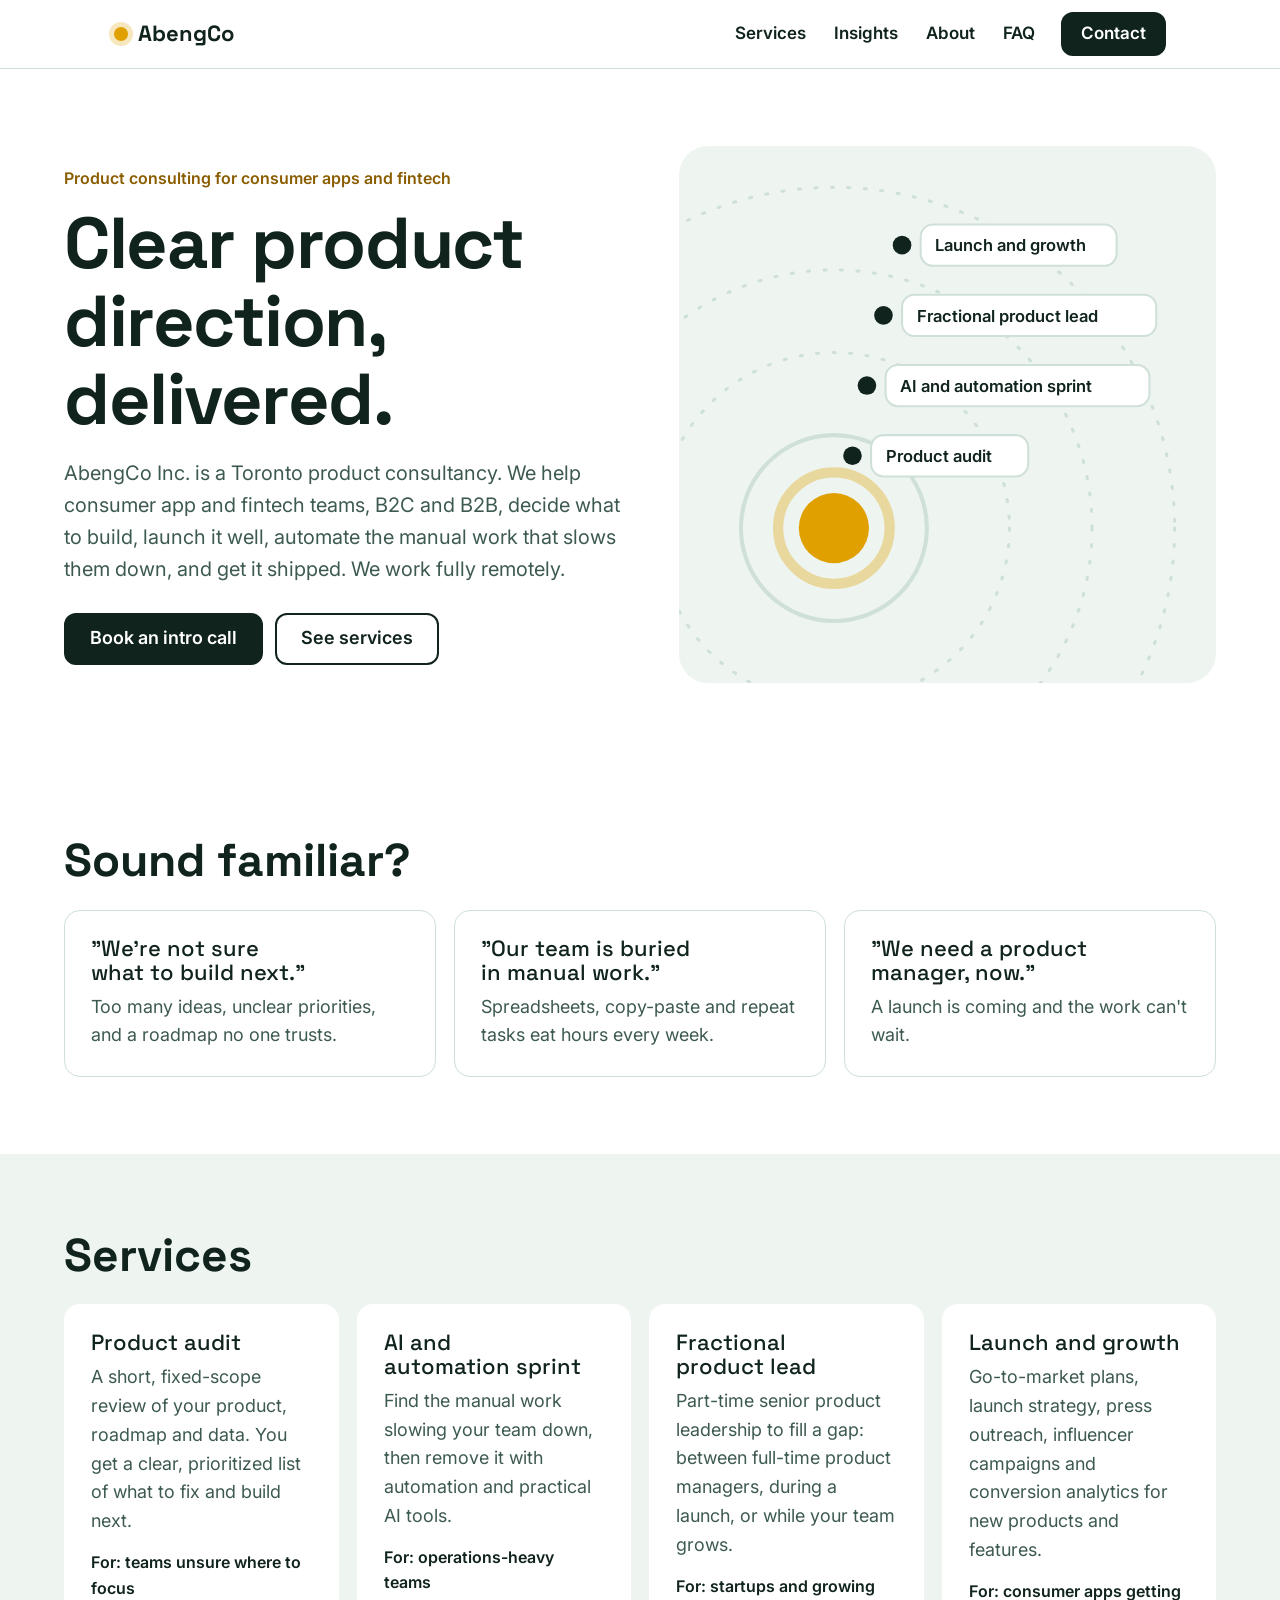
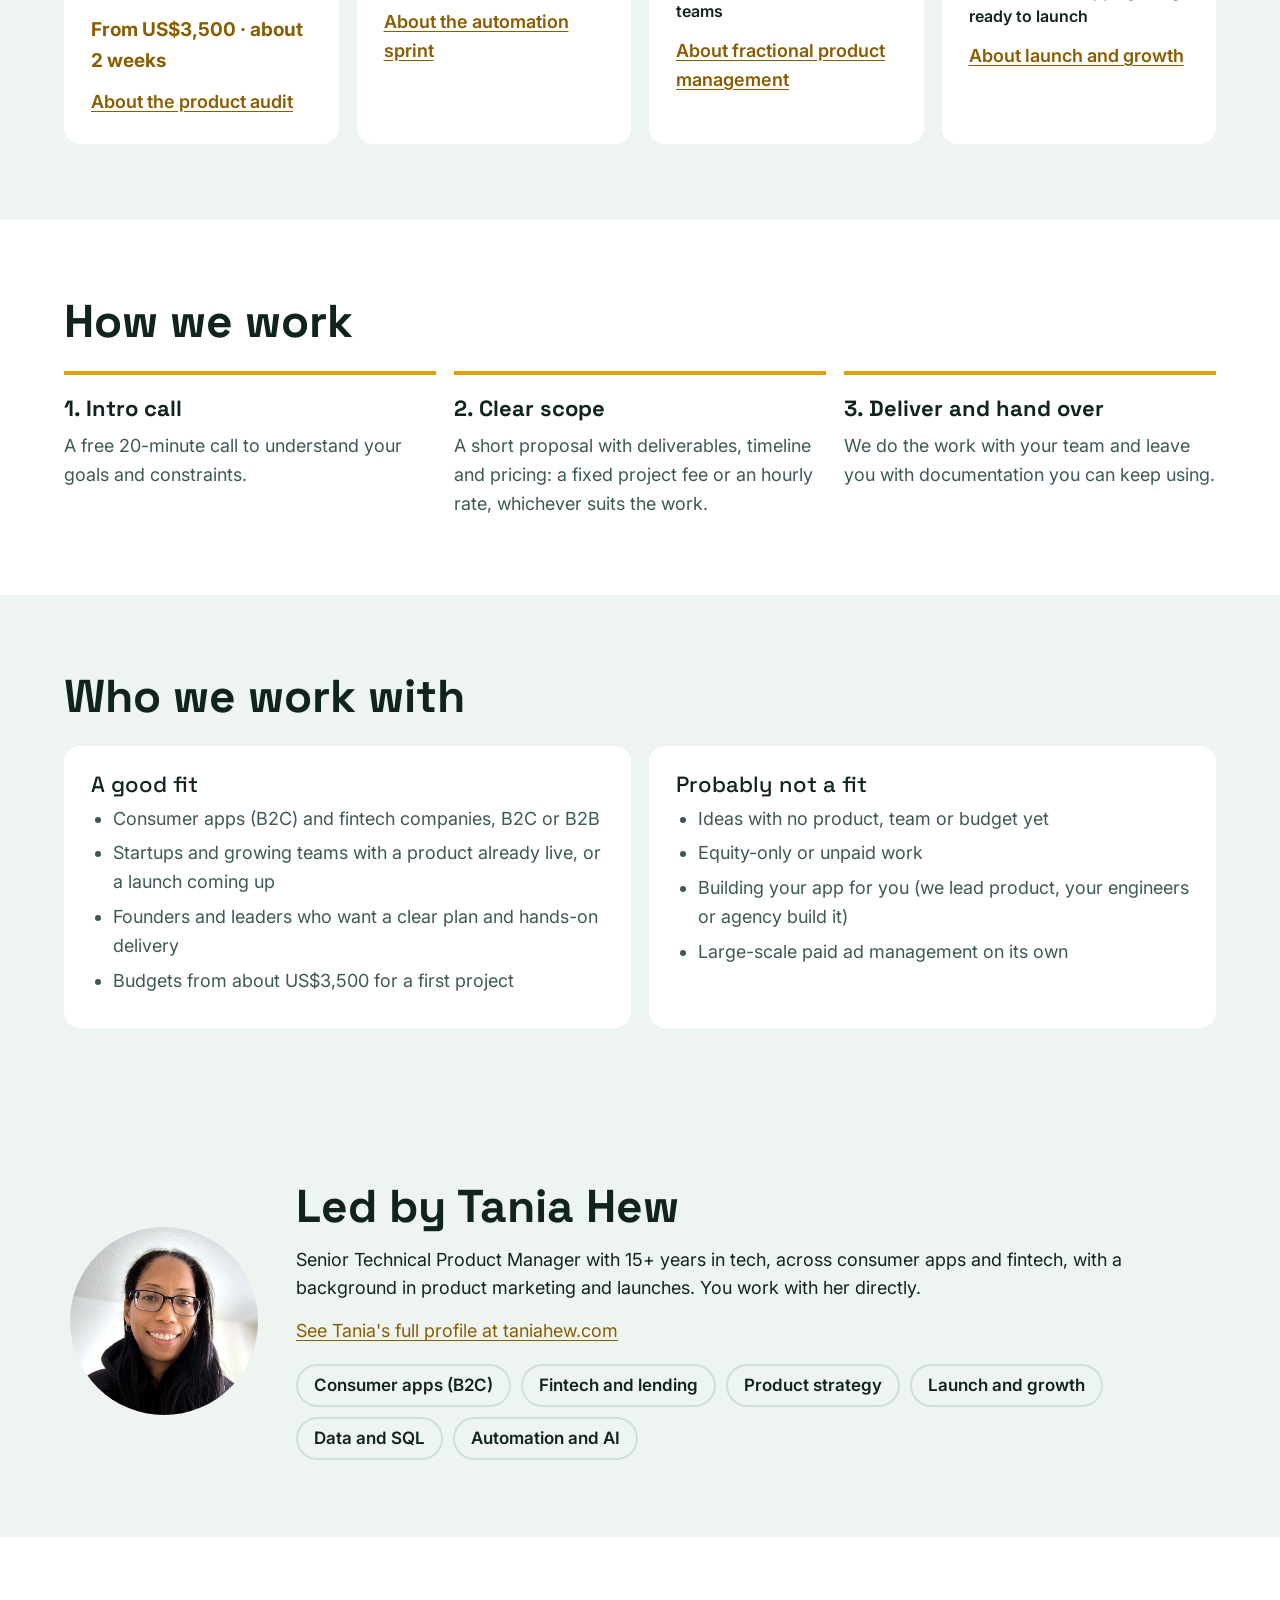
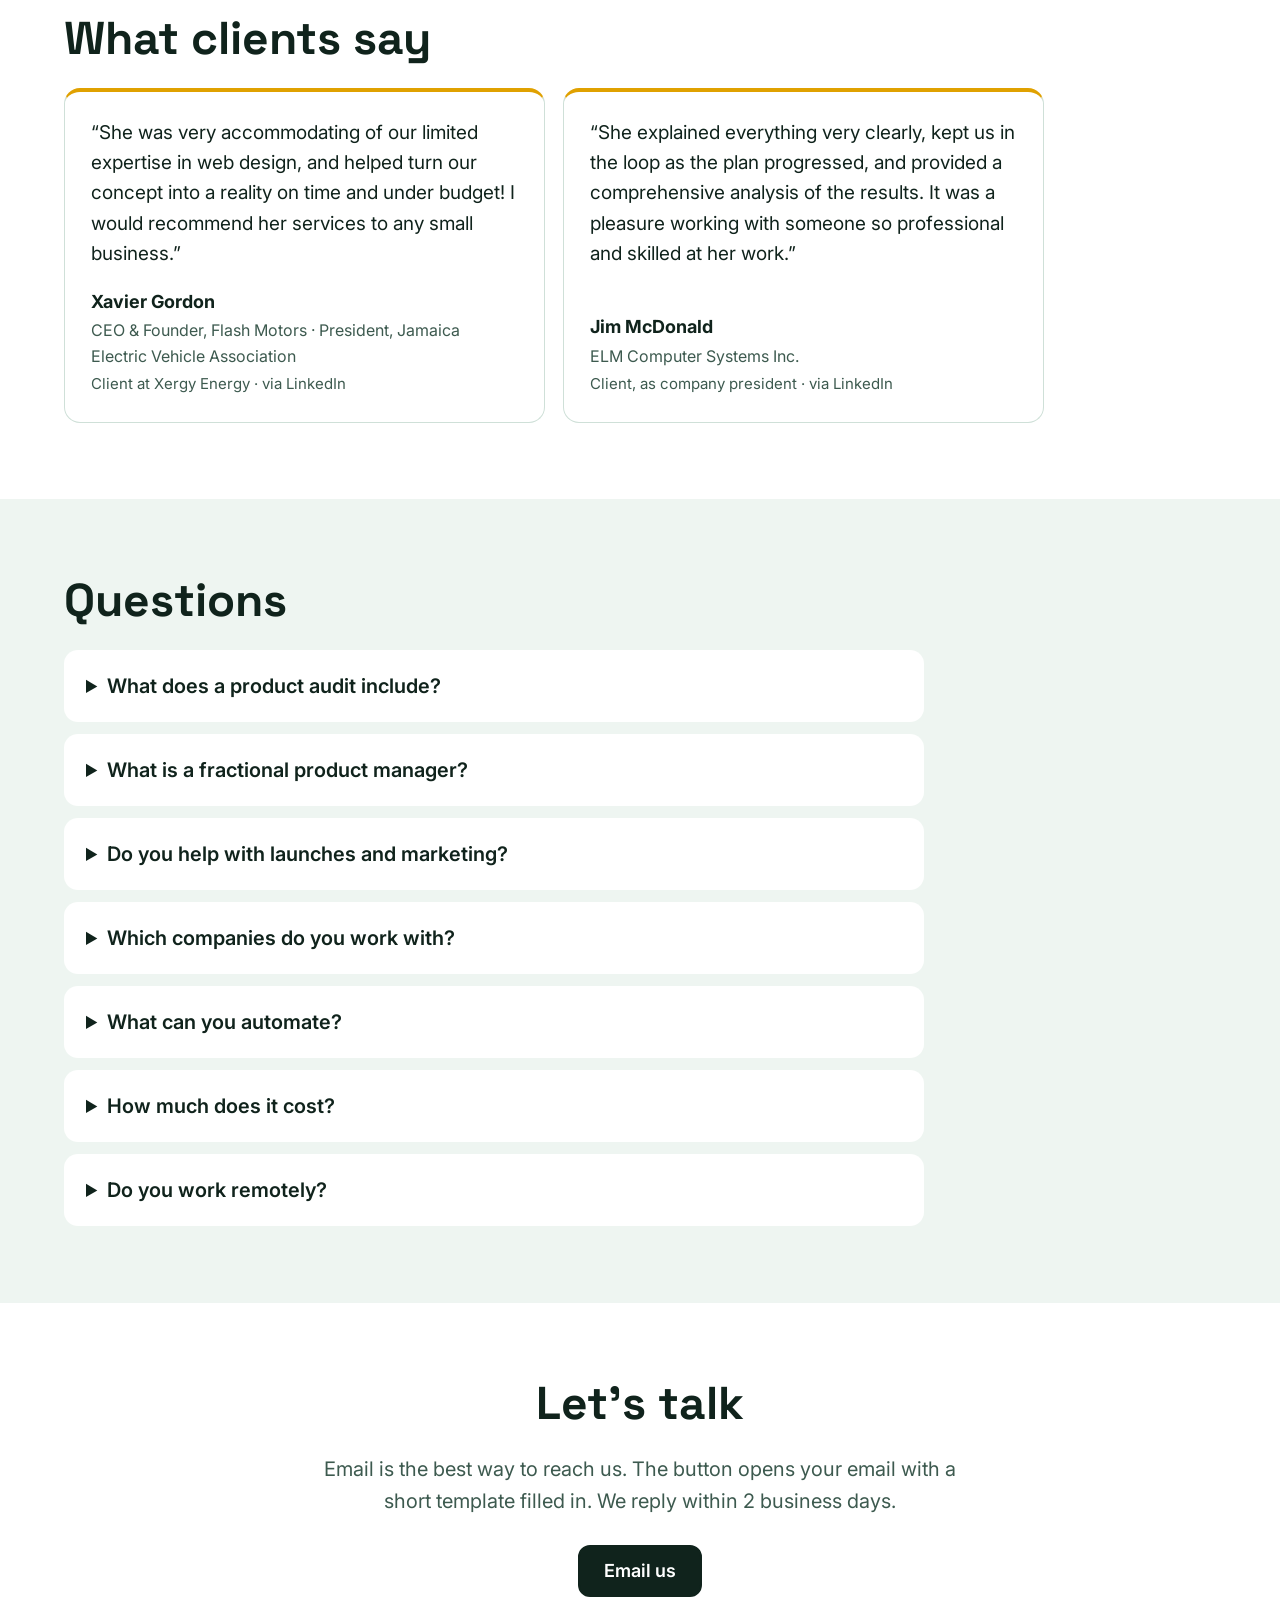
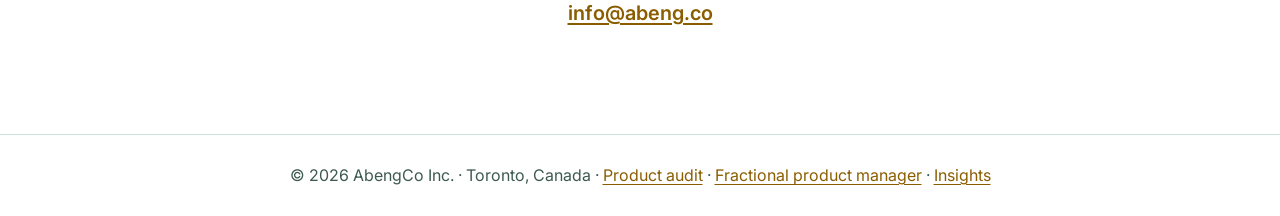
<file: index.html>
<!DOCTYPE html>
<html lang="en">
<head>
<meta charset="utf-8">
<meta name="viewport" content="width=device-width, initial-scale=1">
<title>AbengCo Inc. | Product Consulting for Consumer Apps &amp; Fintech | Fractional Product Manager | Toronto</title>
<meta name="description" content="Toronto product consulting for consumer apps and fintech: product audits, fractional product manager support, launch and growth planning, and AI and automation for operations. Remote across time zones. Free 20-minute intro call.">
<link rel="canonical" href="https://abeng.co/">
<link rel="icon" href="favicon.svg" type="image/svg+xml">
<meta property="og:type" content="website">
<meta property="og:url" content="https://abeng.co/">
<meta property="og:title" content="AbengCo Inc. | Product, Data and AI Consulting">
<meta property="og:description" content="Product audits, AI and automation sprints, and fractional product leadership. Led by Tania Hew.">
<link rel="preconnect" href="https://fonts.googleapis.com">
<link rel="preconnect" href="https://fonts.gstatic.com" crossorigin>
<link href="https://fonts.googleapis.com/css2?family=Inter:wght@400;600&family=Space+Grotesk:wght@500;700&display=swap" rel="stylesheet">
<link rel="stylesheet" href="/css/site.css">
<script type="application/ld+json">
{"@context":"https://schema.org","@type":"ProfessionalService","name":"AbengCo Inc.","url":"https://abeng.co/","email":"info@abeng.co",
"description":"Product consulting for consumer apps and fintech (B2C and B2B): product audits, fractional product management, launch and growth, and AI and automation for operations.",
"areaServed":"Worldwide","address":{"@type":"PostalAddress","addressLocality":"Toronto","addressRegion":"ON","addressCountry":"CA"},
"founder":{"@type":"Person","name":"Tania Hew","jobTitle":"Senior Technical Product Manager","url":"https://taniahew.com/"},
"knowsAbout":["Product management","Consumer apps","B2C","Fintech","Lending","Go-to-market","Product marketing","Growth","SQL","Automation","AI"],
"makesOffer":[{"@type":"Offer","itemOffered":{"@type":"Service","name":"Product audit","url":"https://abeng.co/services/product-audit/"},"priceSpecification":{"@type":"PriceSpecification","minPrice":3500,"priceCurrency":"USD"}},{"@type":"Offer","itemOffered":{"@type":"Service","name":"AI and automation sprint","url":"https://abeng.co/services/ai-automation-sprint/"}},{"@type":"Offer","itemOffered":{"@type":"Service","name":"Fractional product lead","url":"https://abeng.co/services/fractional-product-manager/"}},{"@type":"Offer","itemOffered":{"@type":"Service","name":"Launch and growth","url":"https://abeng.co/services/launch-and-growth/"}}]}
</script>
<script type="application/ld+json" id="faqld"></script>
</head>
<body>

<nav aria-label="Main">
  <div class="wrap">
    <a class="brand" href="#top"><i aria-hidden="true"></i>AbengCo</a>
    <span class="links">
      <a class="l" href="#services">Services</a>
      <a class="l" href="/insights/">Insights</a>
      <a class="l" href="#about">About</a>
      <a class="l" href="#faq">FAQ</a>
    </span>
    <a href="#contact" class="btn main" style="min-height:44px;padding:0 18px;font-size:17px">Contact</a>
  </div>
</nav>

<header class="band" id="top">
  <div class="wrap hero">
    <div>
      <span class="tag">Product consulting for consumer apps and fintech</span>
      <h1>Clear product direction, delivered.</h1>
      <p class="lead">AbengCo Inc. is a Toronto product consultancy. We help consumer app and fintech teams, B2C and B2B, decide what to build, launch it well, automate the manual work that slows them down, and get it shipped. We work fully remotely.</p>
      <div class="btns">
        <a class="btn main" href="#contact">Book an intro call</a>
        <a class="btn" href="#services">See services</a>
      </div>
    </div>
    <div class="fig" aria-label="Signal waves from a single source, labelled Product audit, AI and automation sprint, and Fractional product lead">
      <svg id="sig" viewBox="0 0 520 520" role="img" aria-hidden="true"></svg>
    </div>
  </div>
</header>

<section class="band" id="help">
  <div class="wrap">
    <h2>Sound familiar?</h2>
    <div class="grid3">
      <div class="box"><h3>"We're not sure what to build next."</h3><p>Too many ideas, unclear priorities, and a roadmap no one trusts.</p></div>
      <div class="box"><h3>"Our team is buried in manual work."</h3><p>Spreadsheets, copy-paste and repeat tasks eat hours every week.</p></div>
      <div class="box"><h3>"We need a product manager, now."</h3><p>A launch is coming and the work can't wait.</p></div>
    </div>
  </div>
</section>

<section class="band alt" id="services">
  <div class="wrap">
    <h2>Services</h2>
    <div class="grid4">
      <div class="box"><h3>Product audit</h3><p>A short, fixed-scope review of your product, roadmap and data. You get a clear, prioritized list of what to fix and build next.</p><p class="for">For: teams unsure where to focus</p><span class="price">From US$3,500 · about 2 weeks</span><br><a class="more" href="/services/product-audit/">About the product audit</a></div>
      <div class="box"><h3>AI and automation sprint</h3><p>Find the manual work slowing your team down, then remove it with automation and practical AI tools.</p><p class="for">For: operations-heavy teams</p><a class="more" href="/services/ai-automation-sprint/">About the automation sprint</a></div>
      <div class="box"><h3>Fractional product lead</h3><p>Part-time senior product leadership to fill a gap: between full-time product managers, during a launch, or while your team grows.</p><p class="for">For: startups and growing teams</p><a class="more" href="/services/fractional-product-manager/">About fractional product management</a></div>
      <div class="box"><h3>Launch and growth</h3><p>Go-to-market plans, launch strategy, press outreach, influencer campaigns and conversion analytics for new products and features.</p><p class="for">For: consumer apps getting ready to launch</p><a class="more" href="/services/launch-and-growth/">About launch and growth</a></div>
    </div>
  </div>
</section>

<section class="band" id="how">
  <div class="wrap">
    <h2>How we work</h2>
    <ol class="steps">
      <li><b>1. Intro call</b><span>A free 20-minute call to understand your goals and constraints.</span></li>
      <li><b>2. Clear scope</b><span>A short proposal with deliverables, timeline and pricing: a fixed project fee or an hourly rate, whichever suits the work.</span></li>
      <li><b>3. Deliver and hand over</b><span>We do the work with your team and leave you with documentation you can keep using.</span></li>
    </ol>
  </div>
</section>

<section class="band alt" id="fit">
  <div class="wrap">
    <h2>Who we work with</h2>
    <div class="fit">
      <div class="box"><h3>A good fit</h3><ul>
        <li>Consumer apps (B2C) and fintech companies, B2C or B2B</li>
        <li>Startups and growing teams with a product already live, or a launch coming up</li>
        <li>Founders and leaders who want a clear plan and hands-on delivery</li>
        <li>Budgets from about US$3,500 for a first project</li>
      </ul></div>
      <div class="box"><h3>Probably not a fit</h3><ul>
        <li>Ideas with no product, team or budget yet</li>
        <li>Equity-only or unpaid work</li>
        <li>Building your app for you (we lead product, your engineers or agency build it)</li>
        <li>Large-scale paid ad management on its own</li>
      </ul></div>
    </div>
  </div>
</section>

<section class="band alt" id="about">
  <div class="wrap lead2">
    <img src="img/tania.jpg" alt="Tania Hew" width="200" height="200">
    <div>
      <h2 style="margin-bottom:14px">Led by Tania Hew</h2>
      <p>Senior Technical Product Manager with 15+ years in tech, across consumer apps and fintech, with a background in product marketing and launches. You work with her directly.</p>
      <p><a href="https://taniahew.com">See Tania's full profile at taniahew.com</a></p>
      <ul class="chips"><li>Consumer apps (B2C)</li><li>Fintech and lending</li><li>Product strategy</li><li>Launch and growth</li><li>Data and SQL</li><li>Automation and AI</li></ul>
    </div>
  </div>
</section>

<section class="band" id="clients" hidden>
  <div class="wrap">
    <h2>What clients say</h2>
    <div class="grid2q" id="quotes"></div>
  </div>
</section>

<section class="band alt" id="faq">
  <div class="wrap">
    <h2>Questions</h2>
    <div class="faq">
      <details><summary>What does a product audit include?</summary><p>A review of your product, roadmap, data and team process, then a written, prioritized list of what to fix and build next. It's short and fixed in scope.</p></details>
      <details><summary>What is a fractional product manager?</summary><p>A senior product manager who works with your team part-time, for example to cover a gap between full-time product managers or to get a launch over the line.</p></details>
      <details><summary>Do you help with launches and marketing?</summary><p>Yes, on the product side: go-to-market plans, launch strategy, funnels and conversion analytics. For hands-on ad campaigns we bring in trusted specialists.</p></details>
      <details><summary>Which companies do you work with?</summary><p>Mainly consumer apps (B2C) and fintech companies, both B2C and B2B, from startups to established teams.</p></details>
      <details><summary>What can you automate?</summary><p>Repeat operations work: reports, data entry, hand-offs between tools and spreadsheet steps, using automation and practical AI tools.</p></details>
      <details><summary>How much does it cost?</summary><p>A product audit starts from US$3,500 and takes about 2 weeks. Other work is priced as a fixed project fee or an hourly rate, depending on the work. You get the pricing in writing before anything starts. Canadian clients can be invoiced in Canadian dollars.</p></details>
      <details><summary>Do you work remotely?</summary><p>Yes, fully remotely. We're based in Toronto and work across time zones.</p></details>
    </div>
  </div>
</section>

<section class="band contact" id="contact">
  <div class="wrap">
    <h2>Let's talk</h2>
    <p>Email is the best way to reach us. The button opens your email with a short template filled in. We reply within 2 business days.</p>
    <div class="btns">
      <a class="btn main" id="mailbtn" href="#contact">Email us</a>
    </div>
    <p class="mail"><a id="mailtext" href="#contact"></a></p>
  </div>
</section>

<footer>© <span id="yr">2026</span> AbengCo Inc. · Toronto, Canada · <a href="/services/product-audit/">Product audit</a> · <a href="/services/fractional-product-manager/">Fractional product manager</a> · <a href="/insights/">Insights</a></footer>

<script src="/js/contact.js"></script>
<script>
{
const faq=[...document.querySelectorAll('.faq details')].map(d=>({"@type":"Question",name:d.querySelector('summary').textContent,acceptedAnswer:{"@type":"Answer",text:d.querySelector('p').textContent}}));
document.getElementById('faqld').textContent=JSON.stringify({"@context":"https://schema.org","@type":"FAQPage",mainEntity:faq});
// Real client quotes go here, only with each person's OK: [quote, name, title]
const quotes=[
["She was very accommodating of our limited expertise in web design, and helped turn our concept into a reality on time and under budget! I would recommend her services to any small business.","Xavier Gordon","CEO & Founder, Flash Motors · President, Jamaica Electric Vehicle Association","Client at Xergy Energy"],
["She explained everything very clearly, kept us in the loop as the plan progressed, and provided a comprehensive analysis of the results. It was a pleasure working with someone so professional and skilled at her work.","Jim McDonald","ELM Computer Systems Inc.","Client, as company president"]
];
if(quotes.length){const esc=x=>String(x).replace(/[&<>"']/g,c=>({"&":"&amp;","<":"&lt;",">":"&gt;",'"':"&quot;","'":"&#39;"}[c]));
document.getElementById('quotes').innerHTML=quotes.map(([q,n,t,c])=>`<blockquote class="box quote"><p class="q">“${esc(q)}”</p><p class="who"><b>${esc(n)}</b><span>${esc(t)}</span><span class="ctx">${esc(c)} · via LinkedIn</span></p></blockquote>`).join('');
document.getElementById('clients').hidden=false;}
const cx=150,cy=370;
const rings=[90,170,250,330].map((r,i)=>`<circle cx="${cx}" cy="${cy}" r="${r}" fill="none" stroke="var(--line)" stroke-width="${i?3:4}" ${i?'stroke-dasharray="2 14" stroke-linecap="round"':''}/>`).join('');
const labels=[["Product audit",168,300],["AI and automation sprint",182,232],["Fractional product lead",198,164],["Launch and growth",216,96]];
const tags=labels.map(([t,x,y])=>`<g><circle cx="${x}" cy="${y}" r="9" fill="var(--ink)"/><rect x="${x+18}" y="${y-20}" rx="12" width="${t.length*9.4+30}" height="40" fill="var(--bg)" stroke="var(--line)" stroke-width="2"/><text x="${x+32}" y="${y+6}" font-family="Inter,sans-serif" font-weight="600" font-size="16" fill="var(--ink)">${t}</text></g>`).join('');
document.getElementById('sig').innerHTML=`<defs><clipPath id="c"><rect x="0" y="0" width="520" height="520" rx="28"/></clipPath></defs>
<g clip-path="url(#c)"><rect width="520" height="520" fill="var(--alt)"/>${rings}
<circle cx="${cx}" cy="${cy}" r="34" fill="var(--gold)"/><circle cx="${cx}" cy="${cy}" r="54" fill="none" stroke="var(--gold)" stroke-opacity=".35" stroke-width="10"/>${tags}</g>`;
}
</script>
</body>
</html>
</file>
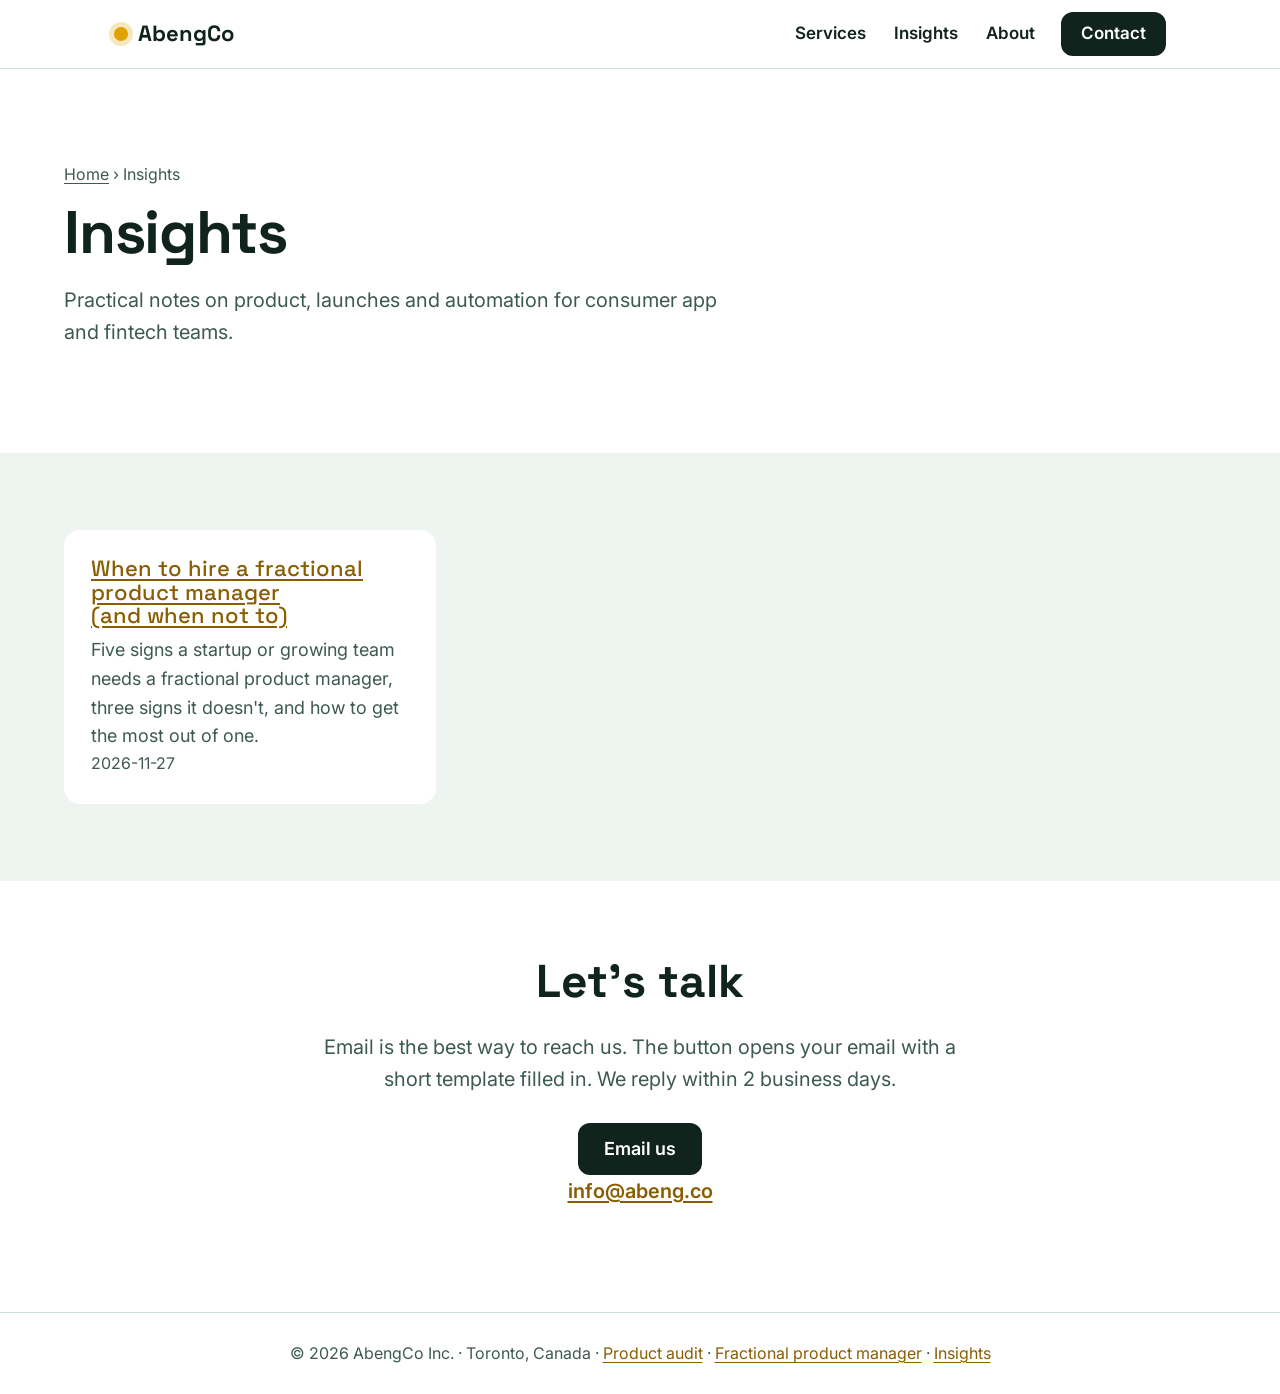
<file: insights/index.html>
<!DOCTYPE html>
<html lang="en">
<head>
<meta charset="utf-8">
<meta name="viewport" content="width=device-width, initial-scale=1">
<title>Insights on Product Management, Launches &amp; Automation | AbengCo</title>
<meta name="description" content="Practical articles on product management, fractional product leadership, launches and automation for consumer app and fintech teams, by Tania Hew.">
<link rel="canonical" href="https://abeng.co/insights/">
<link rel="icon" href="/favicon.svg" type="image/svg+xml">
<meta property="og:type" content="website">
<meta property="og:url" content="https://abeng.co/insights/">
<meta property="og:title" content="Insights on Product Management, Launches &amp; Automation | AbengCo">
<meta property="og:description" content="Practical articles on product management, fractional product leadership, launches and automation for consumer app and fintech teams, by Tania Hew.">
<link rel="preconnect" href="https://fonts.googleapis.com">
<link rel="preconnect" href="https://fonts.gstatic.com" crossorigin>
<link href="https://fonts.googleapis.com/css2?family=Inter:wght@400;600&family=Space+Grotesk:wght@500;700&display=swap" rel="stylesheet">
<link rel="stylesheet" href="/css/site.css">
<script type="application/ld+json">{"@context": "https://schema.org", "@type": "BreadcrumbList", "itemListElement": [{"@type": "ListItem", "position": 1, "name": "Home", "item": "https://abeng.co/"}, {"@type": "ListItem", "position": 2, "name": "Insights", "item": "https://abeng.co/insights/"}]}</script>
</head>
<body>
<nav aria-label="Main">
  <div class="wrap">
    <a class="brand" href="/"><i aria-hidden="true"></i>AbengCo</a>
    <span class="links">
      <a class="l" href="/#services">Services</a>
      <a class="l" href="/insights/">Insights</a>
      <a class="l" href="/#about">About</a>
    </span>
    <a href="#contact" class="btn main" style="min-height:44px;padding:0 18px;font-size:17px">Contact</a>
  </div>
</nav>
<header class="band page"><div class="wrap"><p class="crumb"><a href="/">Home</a> › Insights</p><h1>Insights</h1><p class="lead">Practical notes on product, launches and automation for consumer app and fintech teams.</p></div></header><section class="band alt"><div class="wrap grid3"><article class="box"><h3><a href="/insights/when-to-hire-a-fractional-product-manager/">When to hire a fractional product manager (and when not to)</a></h3><p>Five signs a startup or growing team needs a fractional product manager, three signs it doesn&#x27;t, and how to get the most out of one.</p><p class="meta">2026-11-27</p></article></div></section>
<section class="band contact" id="contact">
  <div class="wrap">
    <h2>Let's talk</h2>
    <p>Email is the best way to reach us. The button opens your email with a short template filled in. We reply within 2 business days.</p>
    <div class="btns"><a class="btn main" id="mailbtn" data-topic="Intro call" href="#contact">Email us</a></div>
    <p class="mail"><a id="mailtext" href="#contact"></a></p>
  </div>
</section>
<footer>© <span id="yr">2026</span> AbengCo Inc. · Toronto, Canada · <a href="/services/product-audit/">Product audit</a> · <a href="/services/fractional-product-manager/">Fractional product manager</a> · <a href="/insights/">Insights</a></footer>
<script src="/js/contact.js"></script>
</body>
</html>
</file>
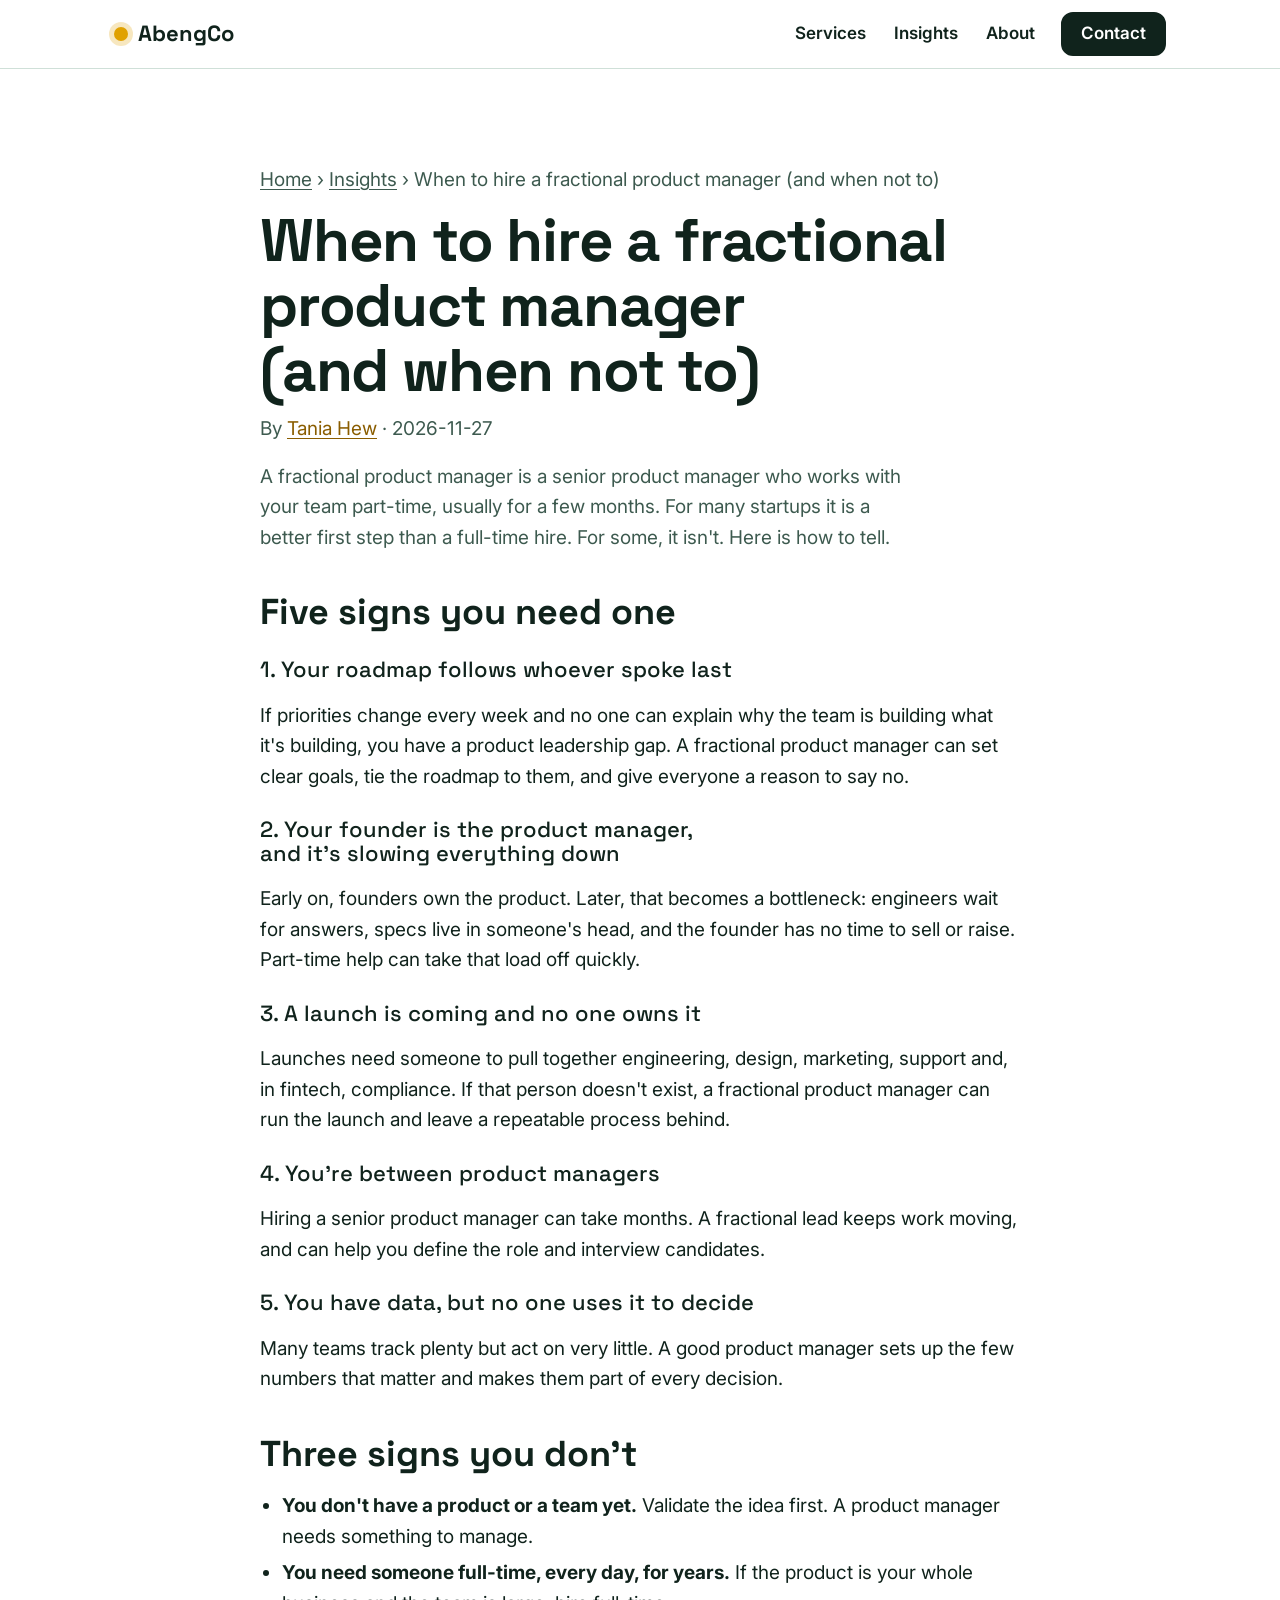
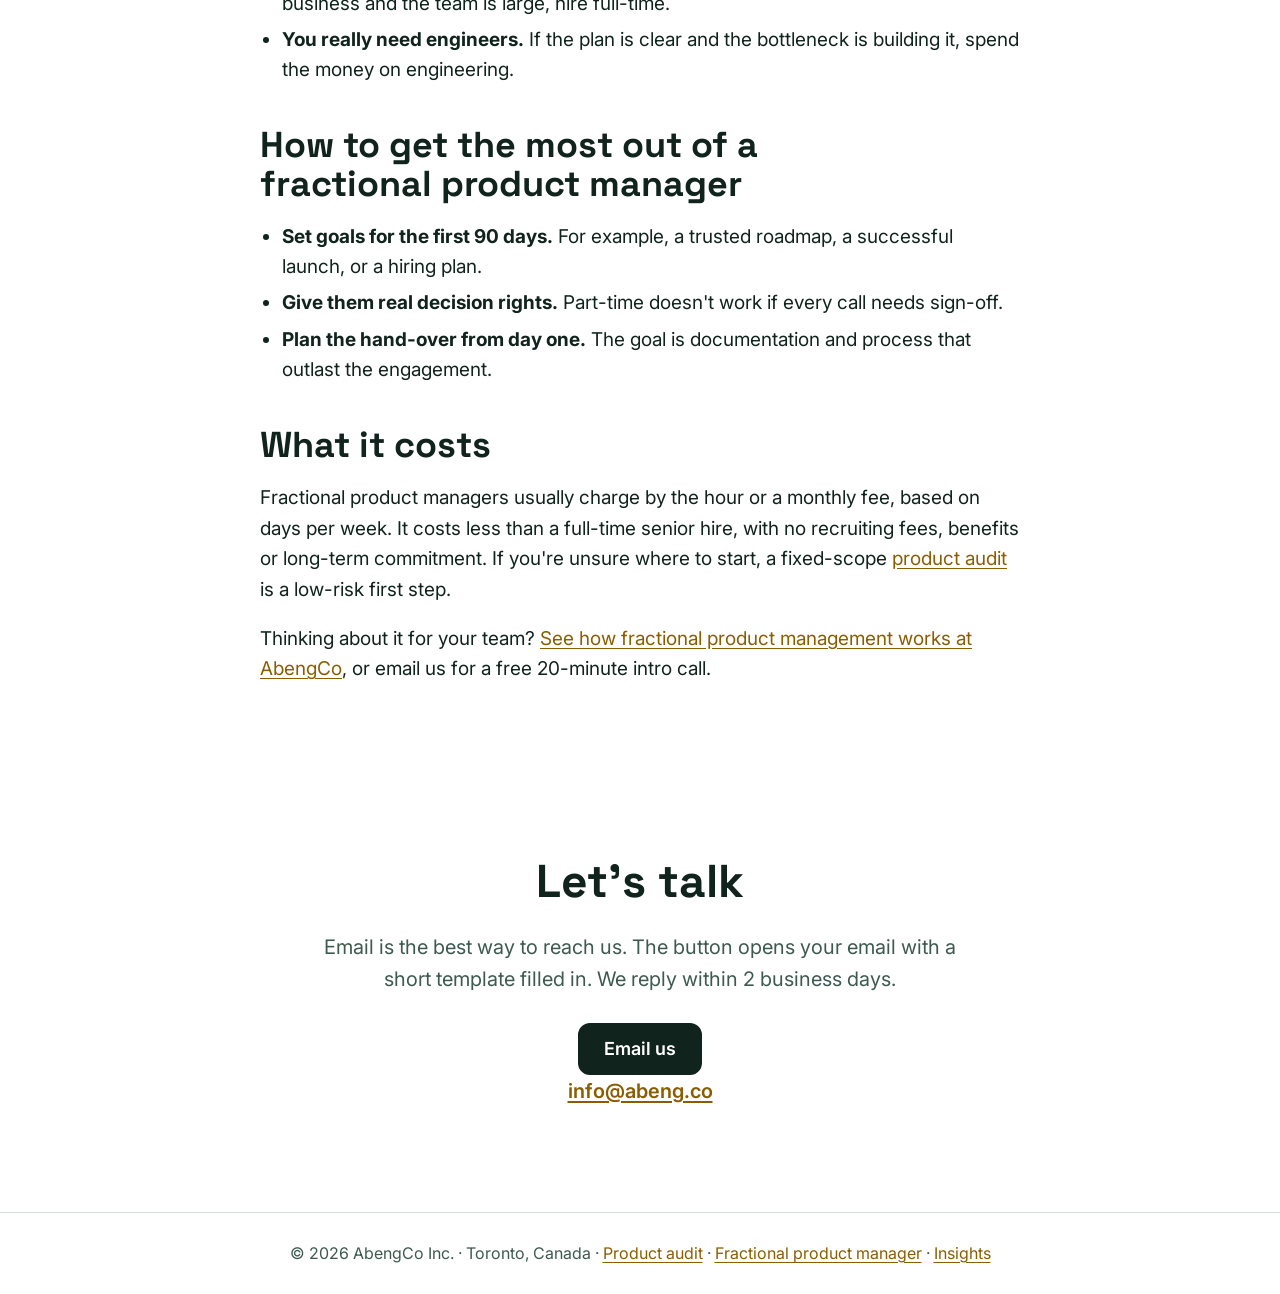
<file: insights/when-to-hire-a-fractional-product-manager/index.html>
<!DOCTYPE html>
<html lang="en">
<head>
<meta charset="utf-8">
<meta name="viewport" content="width=device-width, initial-scale=1">
<title>When to Hire a Fractional Product Manager (and When Not To) | AbengCo</title>
<meta name="description" content="Five signs a startup or growing team needs a fractional product manager, three signs it doesn&#x27;t, and how to get the most out of one.">
<link rel="canonical" href="https://abeng.co/insights/when-to-hire-a-fractional-product-manager/">
<link rel="icon" href="/favicon.svg" type="image/svg+xml">
<meta property="og:type" content="website">
<meta property="og:url" content="https://abeng.co/insights/when-to-hire-a-fractional-product-manager/">
<meta property="og:title" content="When to Hire a Fractional Product Manager (and When Not To) | AbengCo">
<meta property="og:description" content="Five signs a startup or growing team needs a fractional product manager, three signs it doesn&#x27;t, and how to get the most out of one.">
<link rel="preconnect" href="https://fonts.googleapis.com">
<link rel="preconnect" href="https://fonts.gstatic.com" crossorigin>
<link href="https://fonts.googleapis.com/css2?family=Inter:wght@400;600&family=Space+Grotesk:wght@500;700&display=swap" rel="stylesheet">
<link rel="stylesheet" href="/css/site.css">
<script type="application/ld+json">{"@context": "https://schema.org", "@type": "Article", "headline": "When to hire a fractional product manager (and when not to)", "description": "Five signs a startup or growing team needs a fractional product manager, three signs it doesn't, and how to get the most out of one.", "datePublished": "2026-11-27", "dateModified": "2026-11-27", "url": "https://abeng.co/insights/when-to-hire-a-fractional-product-manager/", "author": {"@type": "Person", "name": "Tania Hew", "url": "https://taniahew.com/"}, "publisher": {"@type": "ProfessionalService", "name": "AbengCo Inc.", "url": "https://abeng.co/"}}</script>
<script type="application/ld+json">{"@context": "https://schema.org", "@type": "BreadcrumbList", "itemListElement": [{"@type": "ListItem", "position": 1, "name": "Home", "item": "https://abeng.co/"}, {"@type": "ListItem", "position": 2, "name": "Insights", "item": "https://abeng.co/insights/"}, {"@type": "ListItem", "position": 3, "name": "When to hire a fractional product manager (and when not to)", "item": "https://abeng.co/insights/when-to-hire-a-fractional-product-manager/"}]}</script>
</head>
<body>
<nav aria-label="Main">
  <div class="wrap">
    <a class="brand" href="/"><i aria-hidden="true"></i>AbengCo</a>
    <span class="links">
      <a class="l" href="/#services">Services</a>
      <a class="l" href="/insights/">Insights</a>
      <a class="l" href="/#about">About</a>
    </span>
    <a href="#contact" class="btn main" style="min-height:44px;padding:0 18px;font-size:17px">Contact</a>
  </div>
</nav>
<article class="band page"><div class="wrap prose"><p class="crumb"><a href="/">Home</a> › <a href="/insights/">Insights</a> › When to hire a fractional product manager (and when not to)</p><h1>When to hire a fractional product manager (and when not to)</h1>
<p class="meta">By <a href="https://taniahew.com/">Tania Hew</a> · 2026-11-27</p>
<p class="lead">A fractional product manager is a senior product manager who works with your team part-time, usually for a few months. For many startups it is a better first step than a full-time hire. For some, it isn't. Here is how to tell.</p>
<h2>Five signs you need one</h2>
<h3>1. Your roadmap follows whoever spoke last</h3>
<p>If priorities change every week and no one can explain why the team is building what it's building, you have a product leadership gap. A fractional product manager can set clear goals, tie the roadmap to them, and give everyone a reason to say no.</p>
<h3>2. Your founder is the product manager, and it's slowing everything down</h3>
<p>Early on, founders own the product. Later, that becomes a bottleneck: engineers wait for answers, specs live in someone's head, and the founder has no time to sell or raise. Part-time help can take that load off quickly.</p>
<h3>3. A launch is coming and no one owns it</h3>
<p>Launches need someone to pull together engineering, design, marketing, support and, in fintech, compliance. If that person doesn't exist, a fractional product manager can run the launch and leave a repeatable process behind.</p>
<h3>4. You're between product managers</h3>
<p>Hiring a senior product manager can take months. A fractional lead keeps work moving, and can help you define the role and interview candidates.</p>
<h3>5. You have data, but no one uses it to decide</h3>
<p>Many teams track plenty but act on very little. A good product manager sets up the few numbers that matter and makes them part of every decision.</p>
<h2>Three signs you don't</h2>
<ul>
<li><b>You don't have a product or a team yet.</b> Validate the idea first. A product manager needs something to manage.</li>
<li><b>You need someone full-time, every day, for years.</b> If the product is your whole business and the team is large, hire full-time.</li>
<li><b>You really need engineers.</b> If the plan is clear and the bottleneck is building it, spend the money on engineering.</li>
</ul>
<h2>How to get the most out of a fractional product manager</h2>
<ul>
<li><b>Set goals for the first 90 days.</b> For example, a trusted roadmap, a successful launch, or a hiring plan.</li>
<li><b>Give them real decision rights.</b> Part-time doesn't work if every call needs sign-off.</li>
<li><b>Plan the hand-over from day one.</b> The goal is documentation and process that outlast the engagement.</li>
</ul>
<h2>What it costs</h2>
<p>Fractional product managers usually charge by the hour or a monthly fee, based on days per week. It costs less than a full-time senior hire, with no recruiting fees, benefits or long-term commitment. If you're unsure where to start, a fixed-scope <a href="/services/product-audit/">product audit</a> is a low-risk first step.</p>
<p>Thinking about it for your team? <a href="/services/fractional-product-manager/">See how fractional product management works at AbengCo</a>, or email us for a free 20-minute intro call.</p>
</div></article>
<section class="band contact" id="contact">
  <div class="wrap">
    <h2>Let's talk</h2>
    <p>Email is the best way to reach us. The button opens your email with a short template filled in. We reply within 2 business days.</p>
    <div class="btns"><a class="btn main" id="mailbtn" data-topic="Fractional product manager" href="#contact">Email us</a></div>
    <p class="mail"><a id="mailtext" href="#contact"></a></p>
  </div>
</section>
<footer>© <span id="yr">2026</span> AbengCo Inc. · Toronto, Canada · <a href="/services/product-audit/">Product audit</a> · <a href="/services/fractional-product-manager/">Fractional product manager</a> · <a href="/insights/">Insights</a></footer>
<script src="/js/contact.js"></script>
</body>
</html>
</file>
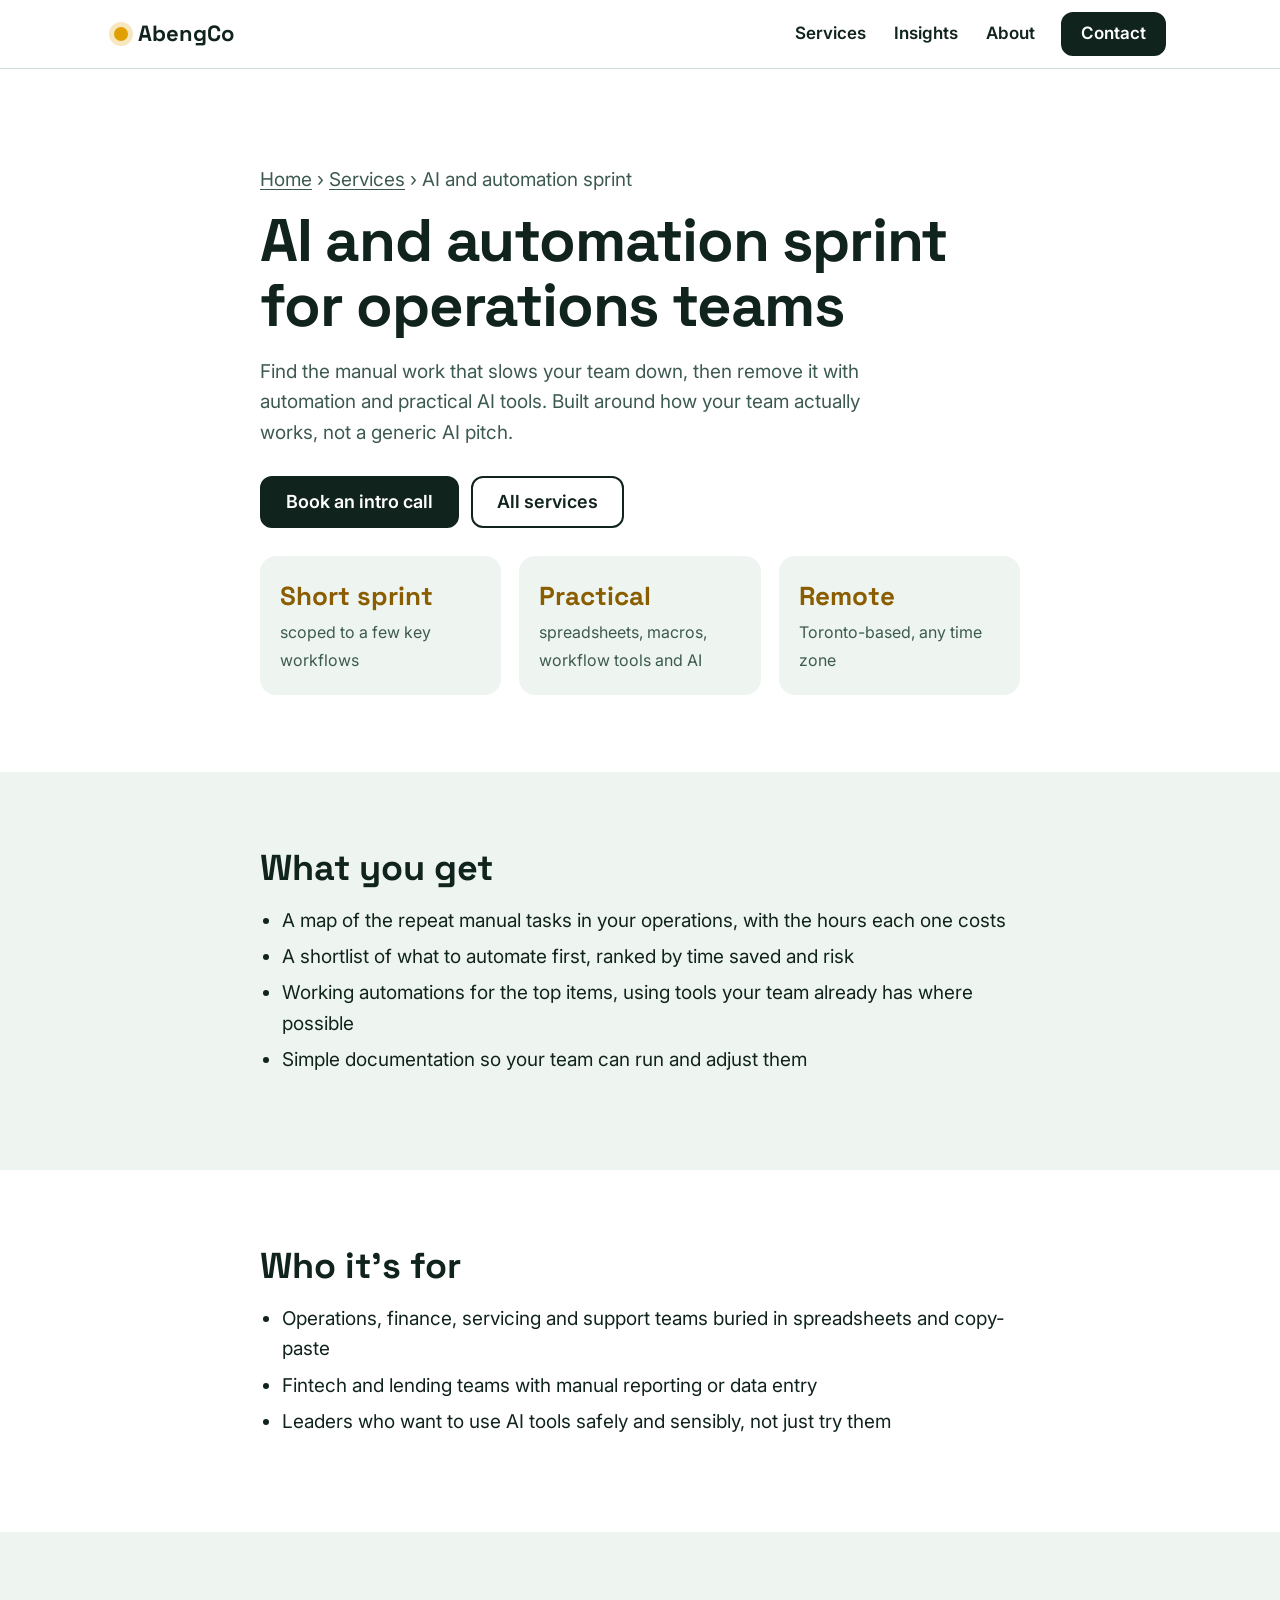
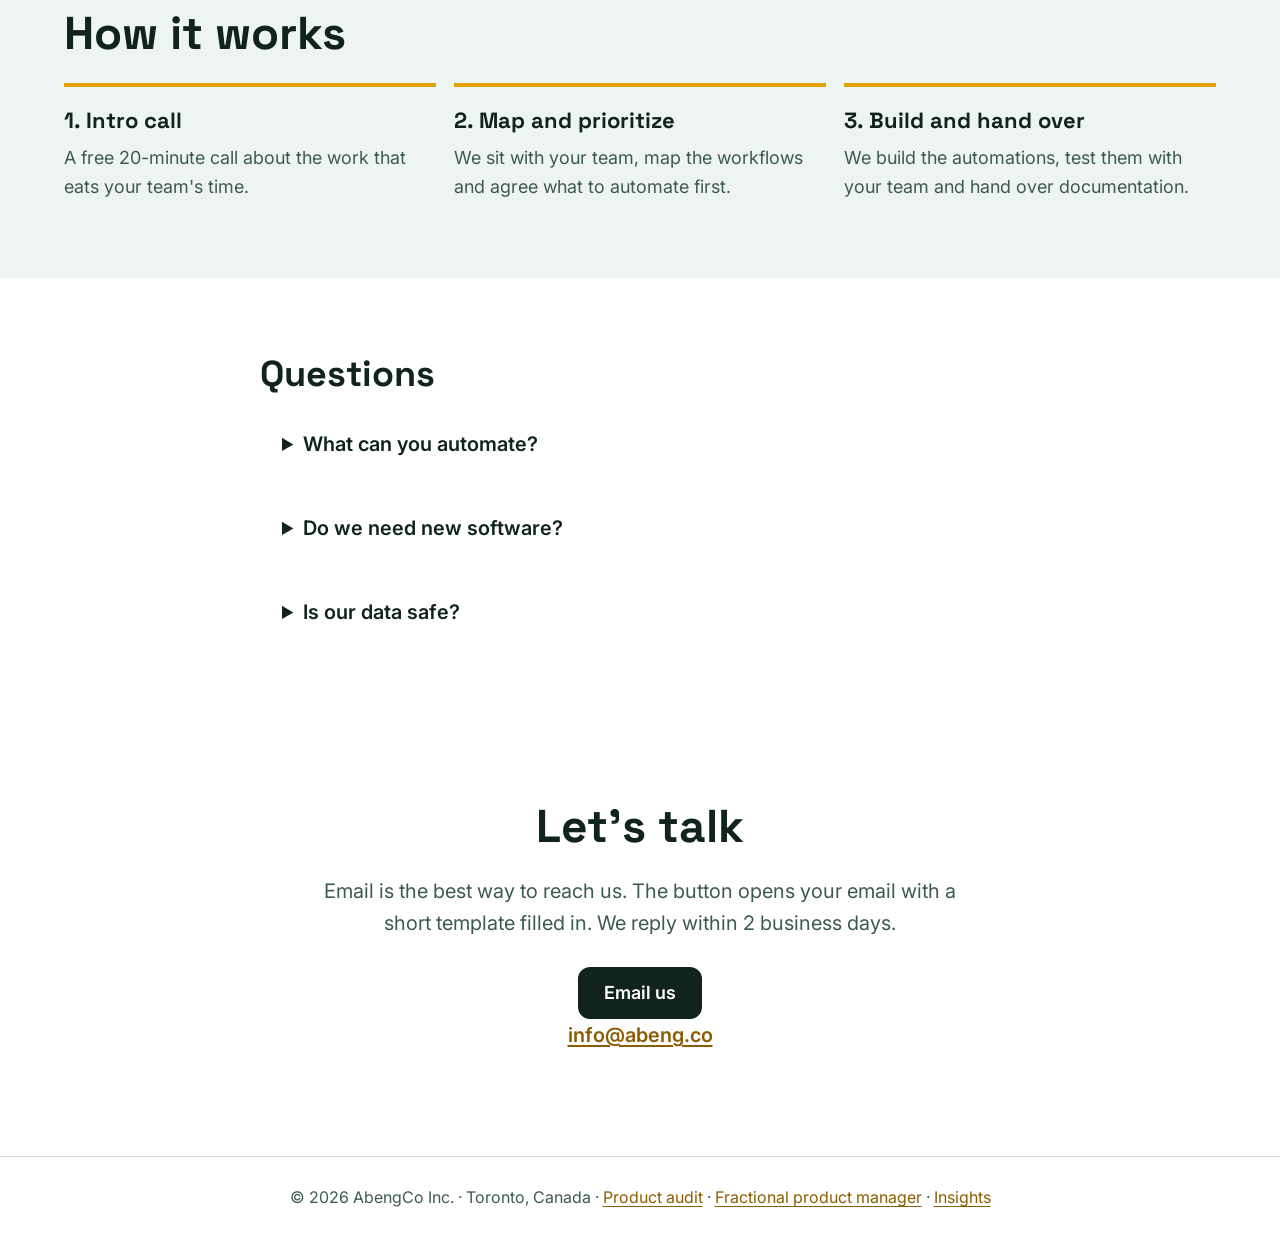
<file: services/ai-automation-sprint/index.html>
<!DOCTYPE html>
<html lang="en">
<head>
<meta charset="utf-8">
<meta name="viewport" content="width=device-width, initial-scale=1">
<title>AI &amp; Automation Consulting for Operations Teams | Fintech &amp; Consumer Apps | AbengCo</title>
<meta name="description" content="A short AI and automation sprint for operations-heavy teams: find the repeat manual work that slows you down, then remove it with automation and practical AI tools. Toronto-based, fully remote.">
<link rel="canonical" href="https://abeng.co/services/ai-automation-sprint/">
<link rel="icon" href="/favicon.svg" type="image/svg+xml">
<meta property="og:type" content="website">
<meta property="og:url" content="https://abeng.co/services/ai-automation-sprint/">
<meta property="og:title" content="AI &amp; Automation Consulting for Operations Teams | Fintech &amp; Consumer Apps | AbengCo">
<meta property="og:description" content="A short AI and automation sprint for operations-heavy teams: find the repeat manual work that slows you down, then remove it with automation and practical AI tools. Toronto-based, fully remote.">
<link rel="preconnect" href="https://fonts.googleapis.com">
<link rel="preconnect" href="https://fonts.gstatic.com" crossorigin>
<link href="https://fonts.googleapis.com/css2?family=Inter:wght@400;600&family=Space+Grotesk:wght@500;700&display=swap" rel="stylesheet">
<link rel="stylesheet" href="/css/site.css">
<script type="application/ld+json">{"@context": "https://schema.org", "@type": "Service", "name": "AI and automation sprint", "serviceType": "AI and automation sprint", "url": "https://abeng.co/services/ai-automation-sprint/", "description": "A short AI and automation sprint for operations-heavy teams: find the repeat manual work that slows you down, then remove it with automation and practical AI tools. Toronto-based, fully remote.", "provider": {"@type": "ProfessionalService", "name": "AbengCo Inc.", "url": "https://abeng.co/"}, "areaServed": ["Canada", "United States", "Worldwide"]}</script>
<script type="application/ld+json">{"@context": "https://schema.org", "@type": "BreadcrumbList", "itemListElement": [{"@type": "ListItem", "position": 1, "name": "Home", "item": "https://abeng.co/"}, {"@type": "ListItem", "position": 2, "name": "Services", "item": "https://abeng.co/#services"}, {"@type": "ListItem", "position": 3, "name": "AI and automation sprint", "item": "https://abeng.co/services/ai-automation-sprint/"}]}</script>
<script type="application/ld+json">{"@context": "https://schema.org", "@type": "FAQPage", "mainEntity": [{"@type": "Question", "name": "What can you automate?", "acceptedAnswer": {"@type": "Answer", "text": "Repeat operations work: reports, data entry, hand-offs between tools and spreadsheet steps, using automation, macros, workflow tools and practical AI tools."}}, {"@type": "Question", "name": "Do we need new software?", "acceptedAnswer": {"@type": "Answer", "text": "Not always. We start with the tools you already have, and only suggest new ones when they clearly pay for themselves."}}, {"@type": "Question", "name": "Is our data safe?", "acceptedAnswer": {"@type": "Answer", "text": "We work within your security rules and your approved tools, and keep sensitive data out of any tool your company has not approved."}}]}</script>
</head>
<body>
<nav aria-label="Main">
  <div class="wrap">
    <a class="brand" href="/"><i aria-hidden="true"></i>AbengCo</a>
    <span class="links">
      <a class="l" href="/#services">Services</a>
      <a class="l" href="/insights/">Insights</a>
      <a class="l" href="/#about">About</a>
    </span>
    <a href="#contact" class="btn main" style="min-height:44px;padding:0 18px;font-size:17px">Contact</a>
  </div>
</nav>
<header class="band page">
  <div class="wrap prose">
    <p class="crumb"><a href="/">Home</a> › <a href="/#services">Services</a> › AI and automation sprint</p>
    <h1>AI and automation sprint for operations teams</h1>
    <p class="lead">Find the manual work that slows your team down, then remove it with automation and practical AI tools. Built around how your team actually works, not a generic AI pitch.</p>
    <div class="btns"><a class="btn main" href="#contact">Book an intro call</a><a class="btn" href="/#services">All services</a></div>
    <div class="facts"><div><b>Short sprint</b><span>scoped to a few key workflows</span></div><div><b>Practical</b><span>spreadsheets, macros, workflow tools and AI</span></div><div><b>Remote</b><span>Toronto-based, any time zone</span></div></div>
  </div>
</header>
<section class="band alt"><div class="wrap prose"><h2 style="margin-top:0">What you get</h2><ul><li>A map of the repeat manual tasks in your operations, with the hours each one costs</li><li>A shortlist of what to automate first, ranked by time saved and risk</li><li>Working automations for the top items, using tools your team already has where possible</li><li>Simple documentation so your team can run and adjust them</li></ul></div></section>
<section class="band"><div class="wrap prose"><h2 style="margin-top:0">Who it's for</h2><ul><li>Operations, finance, servicing and support teams buried in spreadsheets and copy-paste</li><li>Fintech and lending teams with manual reporting or data entry</li><li>Leaders who want to use AI tools safely and sensibly, not just try them</li></ul></div></section>
<section class="band alt"><div class="wrap"><h2>How it works</h2><ol class="steps"><li><b>1. Intro call</b><span>A free 20-minute call about the work that eats your team&#x27;s time.</span></li><li><b>2. Map and prioritize</b><span>We sit with your team, map the workflows and agree what to automate first.</span></li><li><b>3. Build and hand over</b><span>We build the automations, test them with your team and hand over documentation.</span></li></ol></div></section>
<section class="band"><div class="wrap prose"><h2 style="margin-top:0">Questions</h2><div class="faq"><details><summary>What can you automate?</summary><p>Repeat operations work: reports, data entry, hand-offs between tools and spreadsheet steps, using automation, macros, workflow tools and practical AI tools.</p></details><details><summary>Do we need new software?</summary><p>Not always. We start with the tools you already have, and only suggest new ones when they clearly pay for themselves.</p></details><details><summary>Is our data safe?</summary><p>We work within your security rules and your approved tools, and keep sensitive data out of any tool your company has not approved.</p></details></div></div></section>
<section class="band contact" id="contact">
  <div class="wrap">
    <h2>Let's talk</h2>
    <p>Email is the best way to reach us. The button opens your email with a short template filled in. We reply within 2 business days.</p>
    <div class="btns"><a class="btn main" id="mailbtn" data-topic="AI and automation sprint" href="#contact">Email us</a></div>
    <p class="mail"><a id="mailtext" href="#contact"></a></p>
  </div>
</section>
<footer>© <span id="yr">2026</span> AbengCo Inc. · Toronto, Canada · <a href="/services/product-audit/">Product audit</a> · <a href="/services/fractional-product-manager/">Fractional product manager</a> · <a href="/insights/">Insights</a></footer>
<script src="/js/contact.js"></script>
</body>
</html>
</file>
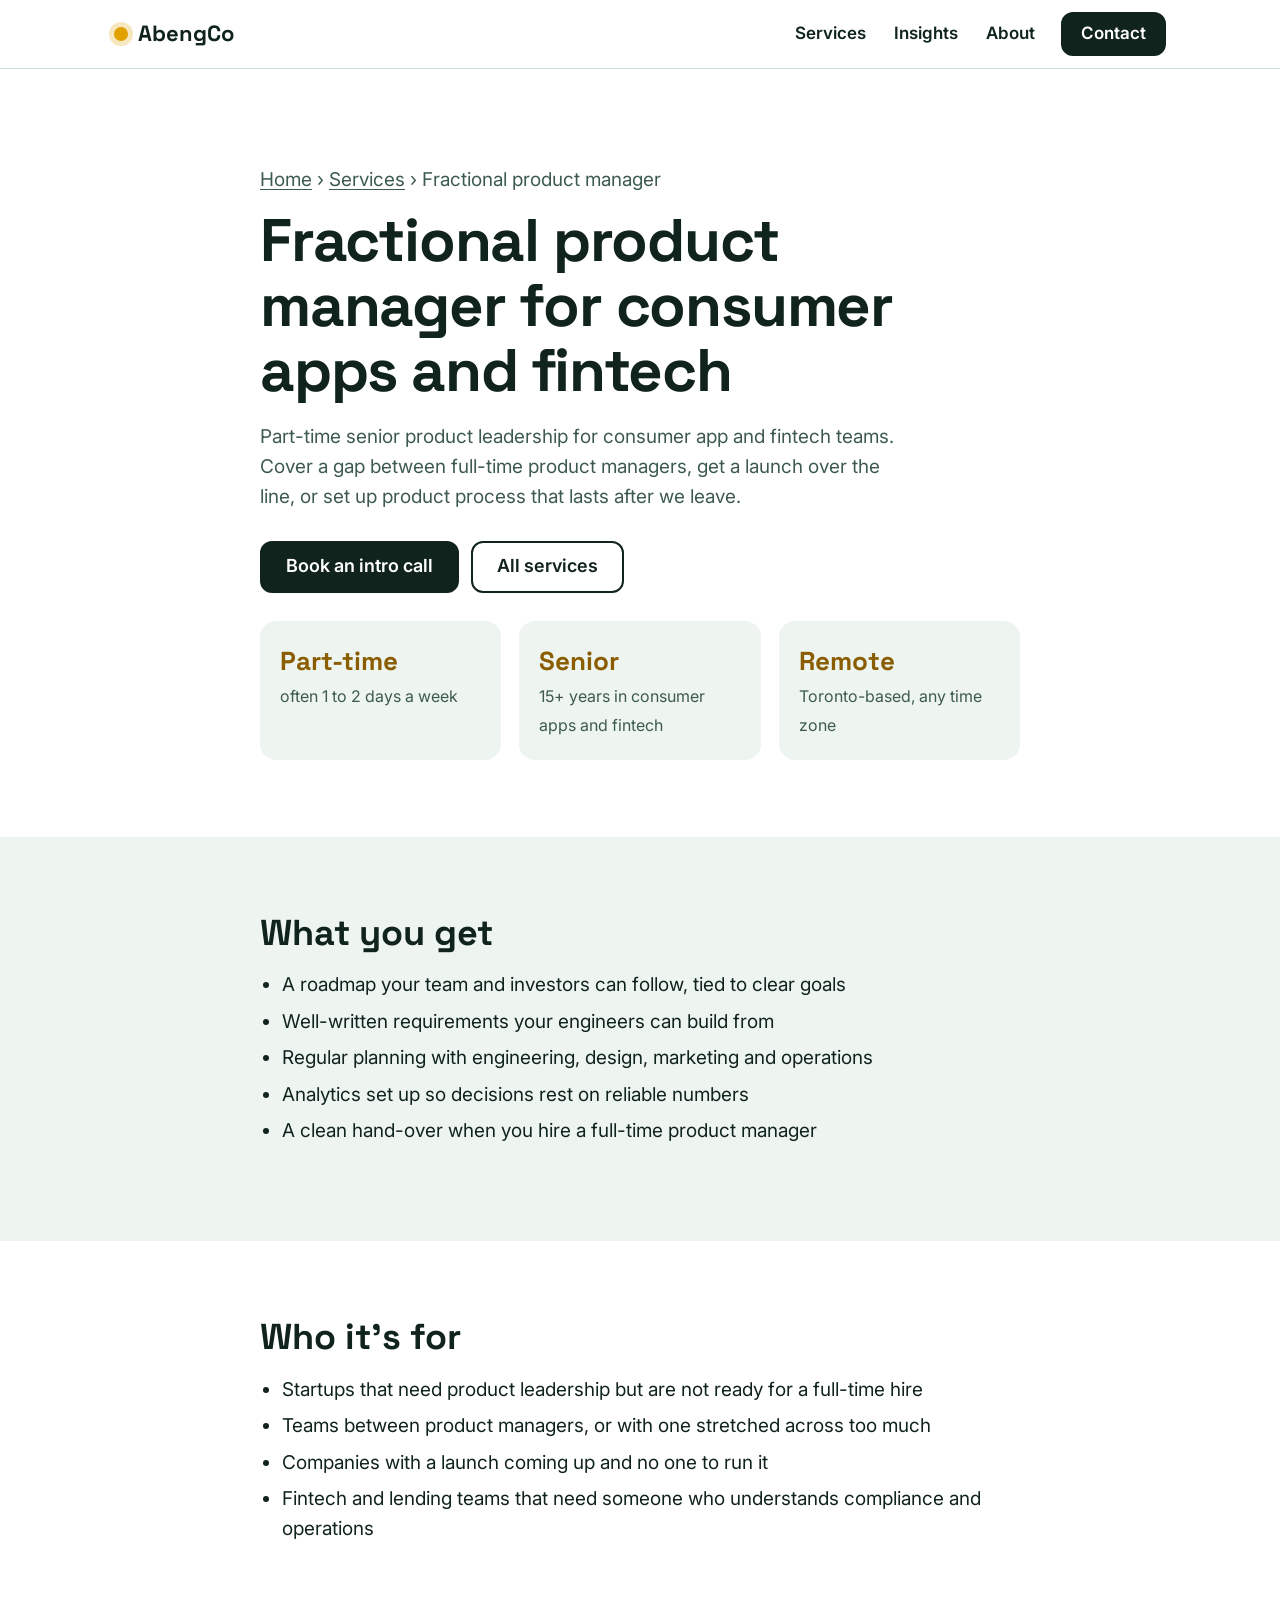
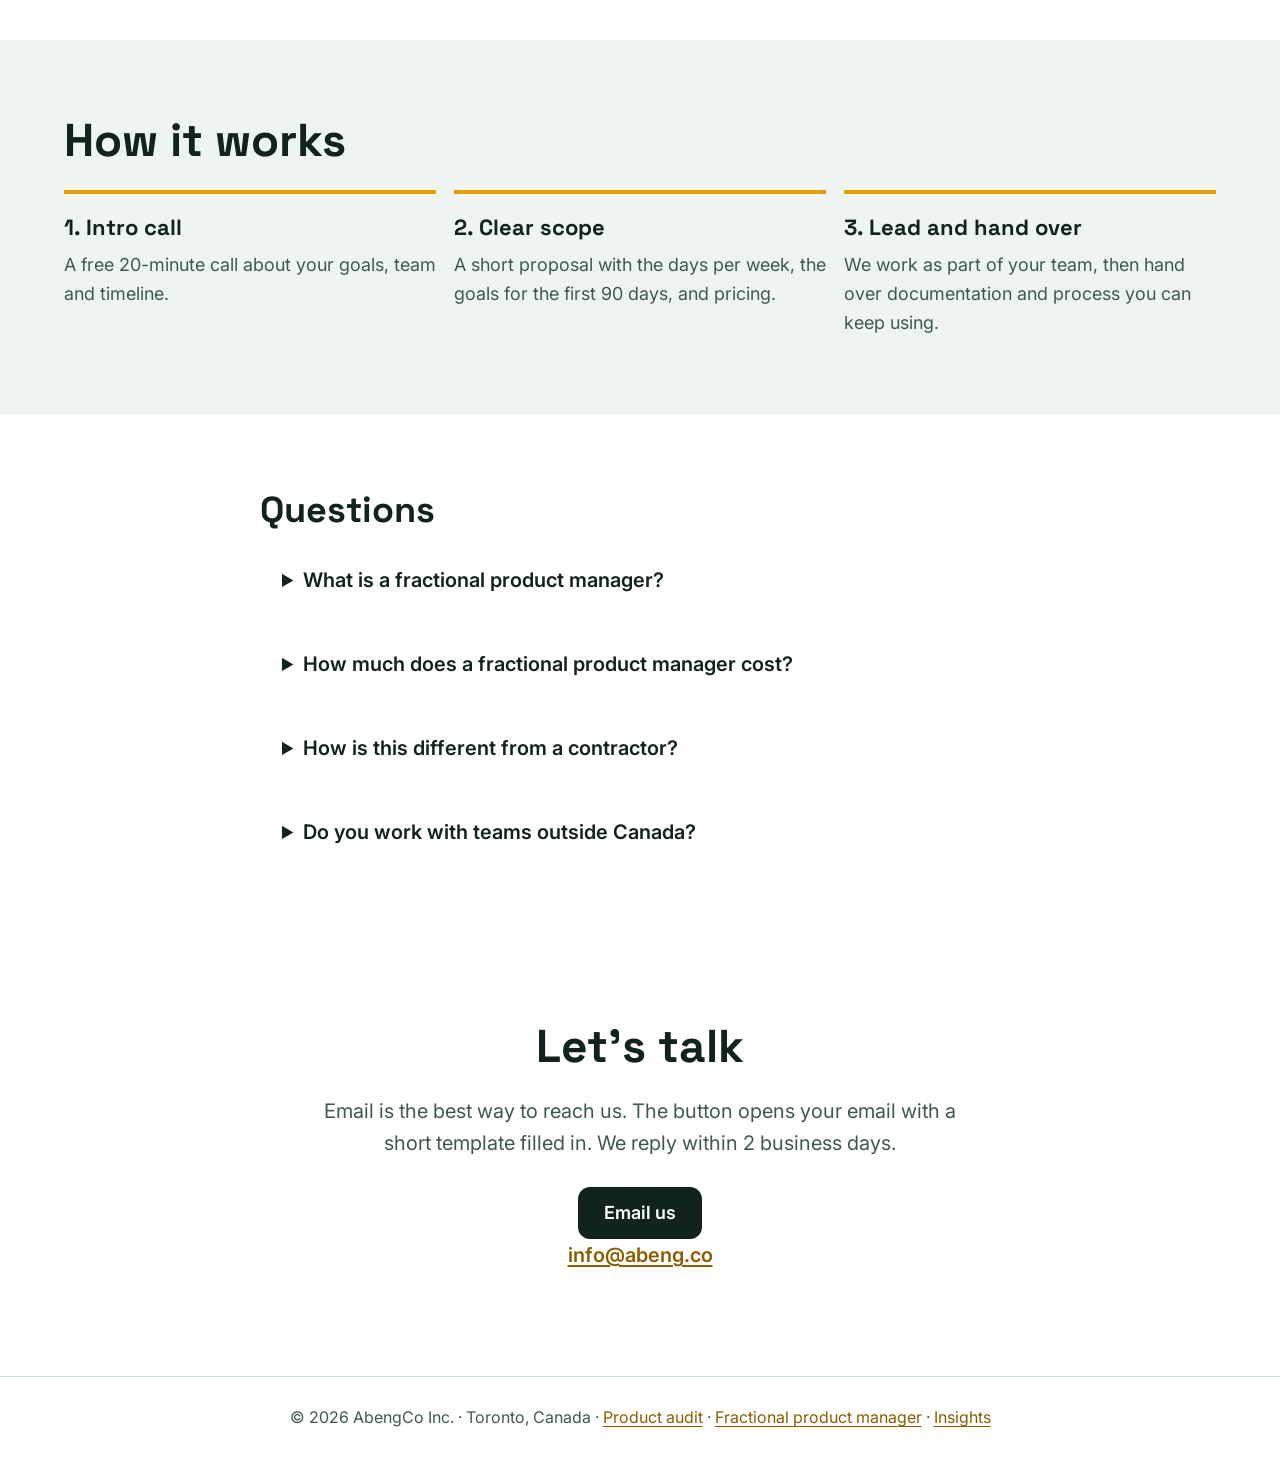
<file: services/fractional-product-manager/index.html>
<!DOCTYPE html>
<html lang="en">
<head>
<meta charset="utf-8">
<meta name="viewport" content="width=device-width, initial-scale=1">
<title>Fractional Product Manager, Toronto &amp; Remote | Consumer Apps &amp; Fintech | AbengCo</title>
<meta name="description" content="Hire a fractional product manager: part-time senior product leadership for consumer app and fintech teams. Cover a gap between full-time product managers, run a launch, or set up product process. Toronto-based, fully remote.">
<link rel="canonical" href="https://abeng.co/services/fractional-product-manager/">
<link rel="icon" href="/favicon.svg" type="image/svg+xml">
<meta property="og:type" content="website">
<meta property="og:url" content="https://abeng.co/services/fractional-product-manager/">
<meta property="og:title" content="Fractional Product Manager, Toronto &amp; Remote | Consumer Apps &amp; Fintech | AbengCo">
<meta property="og:description" content="Hire a fractional product manager: part-time senior product leadership for consumer app and fintech teams. Cover a gap between full-time product managers, run a launch, or set up product process. Toronto-based, fully remote.">
<link rel="preconnect" href="https://fonts.googleapis.com">
<link rel="preconnect" href="https://fonts.gstatic.com" crossorigin>
<link href="https://fonts.googleapis.com/css2?family=Inter:wght@400;600&family=Space+Grotesk:wght@500;700&display=swap" rel="stylesheet">
<link rel="stylesheet" href="/css/site.css">
<script type="application/ld+json">{"@context": "https://schema.org", "@type": "Service", "name": "Fractional product manager", "serviceType": "Fractional product manager", "url": "https://abeng.co/services/fractional-product-manager/", "description": "Hire a fractional product manager: part-time senior product leadership for consumer app and fintech teams. Cover a gap between full-time product managers, run a launch, or set up product process. Toronto-based, fully remote.", "provider": {"@type": "ProfessionalService", "name": "AbengCo Inc.", "url": "https://abeng.co/"}, "areaServed": ["Canada", "United States", "Worldwide"]}</script>
<script type="application/ld+json">{"@context": "https://schema.org", "@type": "BreadcrumbList", "itemListElement": [{"@type": "ListItem", "position": 1, "name": "Home", "item": "https://abeng.co/"}, {"@type": "ListItem", "position": 2, "name": "Services", "item": "https://abeng.co/#services"}, {"@type": "ListItem", "position": 3, "name": "Fractional product manager", "item": "https://abeng.co/services/fractional-product-manager/"}]}</script>
<script type="application/ld+json">{"@context": "https://schema.org", "@type": "FAQPage", "mainEntity": [{"@type": "Question", "name": "What is a fractional product manager?", "acceptedAnswer": {"@type": "Answer", "text": "A senior product manager who works with your team part-time, usually for a few months, instead of a full-time hire."}}, {"@type": "Question", "name": "How much does a fractional product manager cost?", "acceptedAnswer": {"@type": "Answer", "text": "It depends on the days per week and the length of the engagement. We price it as a monthly fee or an hourly rate, in writing before we start."}}, {"@type": "Question", "name": "How is this different from a contractor?", "acceptedAnswer": {"@type": "Answer", "text": "A fractional product manager owns product decisions and process, not just tasks, and works with your leadership team."}}, {"@type": "Question", "name": "Do you work with teams outside Canada?", "acceptedAnswer": {"@type": "Answer", "text": "Yes. We work fully remotely with teams in Canada, the US and other time zones."}}]}</script>
</head>
<body>
<nav aria-label="Main">
  <div class="wrap">
    <a class="brand" href="/"><i aria-hidden="true"></i>AbengCo</a>
    <span class="links">
      <a class="l" href="/#services">Services</a>
      <a class="l" href="/insights/">Insights</a>
      <a class="l" href="/#about">About</a>
    </span>
    <a href="#contact" class="btn main" style="min-height:44px;padding:0 18px;font-size:17px">Contact</a>
  </div>
</nav>
<header class="band page">
  <div class="wrap prose">
    <p class="crumb"><a href="/">Home</a> › <a href="/#services">Services</a> › Fractional product manager</p>
    <h1>Fractional product manager for consumer apps and fintech</h1>
    <p class="lead">Part-time senior product leadership for consumer app and fintech teams. Cover a gap between full-time product managers, get a launch over the line, or set up product process that lasts after we leave.</p>
    <div class="btns"><a class="btn main" href="#contact">Book an intro call</a><a class="btn" href="/#services">All services</a></div>
    <div class="facts"><div><b>Part-time</b><span>often 1 to 2 days a week</span></div><div><b>Senior</b><span>15+ years in consumer apps and fintech</span></div><div><b>Remote</b><span>Toronto-based, any time zone</span></div></div>
  </div>
</header>
<section class="band alt"><div class="wrap prose"><h2 style="margin-top:0">What you get</h2><ul><li>A roadmap your team and investors can follow, tied to clear goals</li><li>Well-written requirements your engineers can build from</li><li>Regular planning with engineering, design, marketing and operations</li><li>Analytics set up so decisions rest on reliable numbers</li><li>A clean hand-over when you hire a full-time product manager</li></ul></div></section>
<section class="band"><div class="wrap prose"><h2 style="margin-top:0">Who it's for</h2><ul><li>Startups that need product leadership but are not ready for a full-time hire</li><li>Teams between product managers, or with one stretched across too much</li><li>Companies with a launch coming up and no one to run it</li><li>Fintech and lending teams that need someone who understands compliance and operations</li></ul></div></section>
<section class="band alt"><div class="wrap"><h2>How it works</h2><ol class="steps"><li><b>1. Intro call</b><span>A free 20-minute call about your goals, team and timeline.</span></li><li><b>2. Clear scope</b><span>A short proposal with the days per week, the goals for the first 90 days, and pricing.</span></li><li><b>3. Lead and hand over</b><span>We work as part of your team, then hand over documentation and process you can keep using.</span></li></ol></div></section>
<section class="band"><div class="wrap prose"><h2 style="margin-top:0">Questions</h2><div class="faq"><details><summary>What is a fractional product manager?</summary><p>A senior product manager who works with your team part-time, usually for a few months, instead of a full-time hire.</p></details><details><summary>How much does a fractional product manager cost?</summary><p>It depends on the days per week and the length of the engagement. We price it as a monthly fee or an hourly rate, in writing before we start.</p></details><details><summary>How is this different from a contractor?</summary><p>A fractional product manager owns product decisions and process, not just tasks, and works with your leadership team.</p></details><details><summary>Do you work with teams outside Canada?</summary><p>Yes. We work fully remotely with teams in Canada, the US and other time zones.</p></details></div></div></section>
<section class="band contact" id="contact">
  <div class="wrap">
    <h2>Let's talk</h2>
    <p>Email is the best way to reach us. The button opens your email with a short template filled in. We reply within 2 business days.</p>
    <div class="btns"><a class="btn main" id="mailbtn" data-topic="Fractional product manager" href="#contact">Email us</a></div>
    <p class="mail"><a id="mailtext" href="#contact"></a></p>
  </div>
</section>
<footer>© <span id="yr">2026</span> AbengCo Inc. · Toronto, Canada · <a href="/services/product-audit/">Product audit</a> · <a href="/services/fractional-product-manager/">Fractional product manager</a> · <a href="/insights/">Insights</a></footer>
<script src="/js/contact.js"></script>
</body>
</html>
</file>
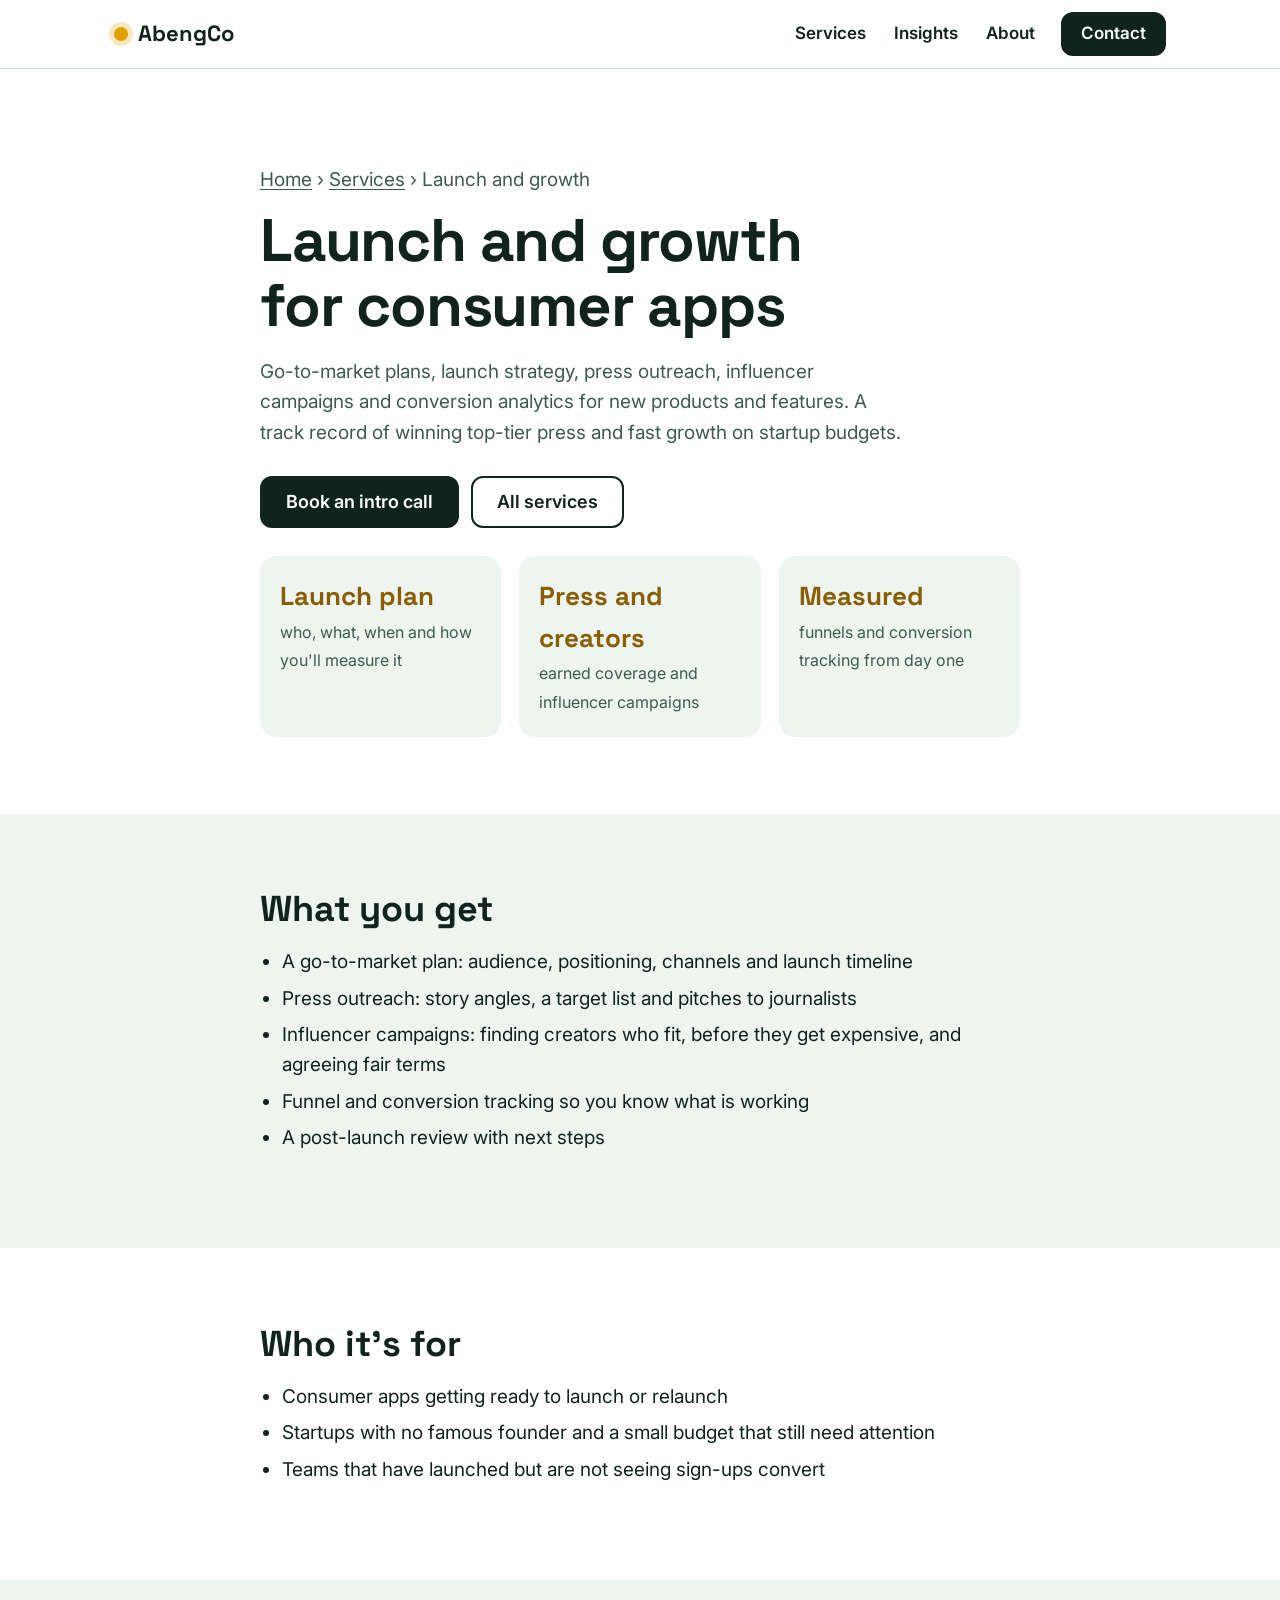
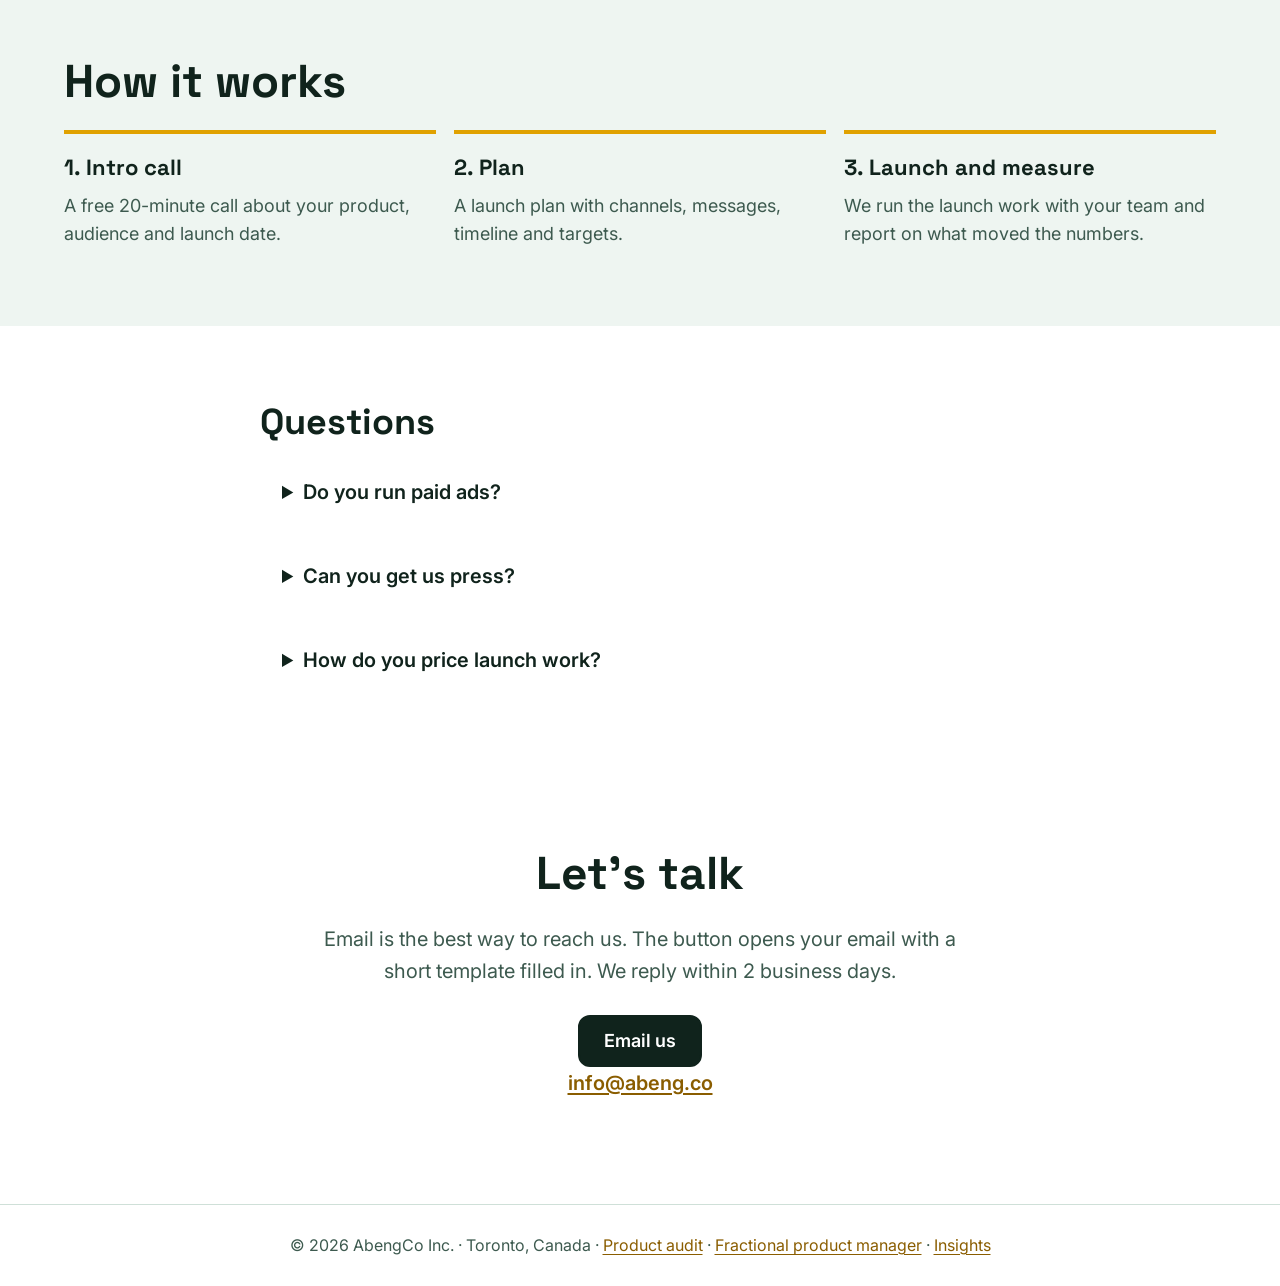
<file: services/launch-and-growth/index.html>
<!DOCTYPE html>
<html lang="en">
<head>
<meta charset="utf-8">
<meta name="viewport" content="width=device-width, initial-scale=1">
<title>Product Launch &amp; Growth Consulting for Consumer Apps | Press &amp; Influencers | AbengCo</title>
<meta name="description" content="Launch and growth support for consumer apps: go-to-market plans, launch strategy, press outreach, influencer campaigns and conversion analytics. A track record of top-tier press and fast user growth on startup budgets.">
<link rel="canonical" href="https://abeng.co/services/launch-and-growth/">
<link rel="icon" href="/favicon.svg" type="image/svg+xml">
<meta property="og:type" content="website">
<meta property="og:url" content="https://abeng.co/services/launch-and-growth/">
<meta property="og:title" content="Product Launch &amp; Growth Consulting for Consumer Apps | Press &amp; Influencers | AbengCo">
<meta property="og:description" content="Launch and growth support for consumer apps: go-to-market plans, launch strategy, press outreach, influencer campaigns and conversion analytics. A track record of top-tier press and fast user growth on startup budgets.">
<link rel="preconnect" href="https://fonts.googleapis.com">
<link rel="preconnect" href="https://fonts.gstatic.com" crossorigin>
<link href="https://fonts.googleapis.com/css2?family=Inter:wght@400;600&family=Space+Grotesk:wght@500;700&display=swap" rel="stylesheet">
<link rel="stylesheet" href="/css/site.css">
<script type="application/ld+json">{"@context": "https://schema.org", "@type": "Service", "name": "Launch and growth", "serviceType": "Launch and growth", "url": "https://abeng.co/services/launch-and-growth/", "description": "Launch and growth support for consumer apps: go-to-market plans, launch strategy, press outreach, influencer campaigns and conversion analytics. A track record of top-tier press and fast user growth on startup budgets.", "provider": {"@type": "ProfessionalService", "name": "AbengCo Inc.", "url": "https://abeng.co/"}, "areaServed": ["Canada", "United States", "Worldwide"]}</script>
<script type="application/ld+json">{"@context": "https://schema.org", "@type": "BreadcrumbList", "itemListElement": [{"@type": "ListItem", "position": 1, "name": "Home", "item": "https://abeng.co/"}, {"@type": "ListItem", "position": 2, "name": "Services", "item": "https://abeng.co/#services"}, {"@type": "ListItem", "position": 3, "name": "Launch and growth", "item": "https://abeng.co/services/launch-and-growth/"}]}</script>
<script type="application/ld+json">{"@context": "https://schema.org", "@type": "FAQPage", "mainEntity": [{"@type": "Question", "name": "Do you run paid ads?", "acceptedAnswer": {"@type": "Answer", "text": "We plan paid campaigns and bring in trusted ad specialists for hands-on management when you need it. Our strength is earned press, influencer campaigns and conversion."}}, {"@type": "Question", "name": "Can you get us press?", "acceptedAnswer": {"@type": "Answer", "text": "We can't promise coverage, but we have won top-tier national press for unknown startups by pitching journalists directly with the right story."}}, {"@type": "Question", "name": "How do you price launch work?", "acceptedAnswer": {"@type": "Answer", "text": "As a fixed project fee or an hourly rate, depending on scope, in writing before we start."}}]}</script>
</head>
<body>
<nav aria-label="Main">
  <div class="wrap">
    <a class="brand" href="/"><i aria-hidden="true"></i>AbengCo</a>
    <span class="links">
      <a class="l" href="/#services">Services</a>
      <a class="l" href="/insights/">Insights</a>
      <a class="l" href="/#about">About</a>
    </span>
    <a href="#contact" class="btn main" style="min-height:44px;padding:0 18px;font-size:17px">Contact</a>
  </div>
</nav>
<header class="band page">
  <div class="wrap prose">
    <p class="crumb"><a href="/">Home</a> › <a href="/#services">Services</a> › Launch and growth</p>
    <h1>Launch and growth for consumer apps</h1>
    <p class="lead">Go-to-market plans, launch strategy, press outreach, influencer campaigns and conversion analytics for new products and features. A track record of winning top-tier press and fast growth on startup budgets.</p>
    <div class="btns"><a class="btn main" href="#contact">Book an intro call</a><a class="btn" href="/#services">All services</a></div>
    <div class="facts"><div><b>Launch plan</b><span>who, what, when and how you&#x27;ll measure it</span></div><div><b>Press and creators</b><span>earned coverage and influencer campaigns</span></div><div><b>Measured</b><span>funnels and conversion tracking from day one</span></div></div>
  </div>
</header>
<section class="band alt"><div class="wrap prose"><h2 style="margin-top:0">What you get</h2><ul><li>A go-to-market plan: audience, positioning, channels and launch timeline</li><li>Press outreach: story angles, a target list and pitches to journalists</li><li>Influencer campaigns: finding creators who fit, before they get expensive, and agreeing fair terms</li><li>Funnel and conversion tracking so you know what is working</li><li>A post-launch review with next steps</li></ul></div></section>
<section class="band"><div class="wrap prose"><h2 style="margin-top:0">Who it's for</h2><ul><li>Consumer apps getting ready to launch or relaunch</li><li>Startups with no famous founder and a small budget that still need attention</li><li>Teams that have launched but are not seeing sign-ups convert</li></ul></div></section>
<section class="band alt"><div class="wrap"><h2>How it works</h2><ol class="steps"><li><b>1. Intro call</b><span>A free 20-minute call about your product, audience and launch date.</span></li><li><b>2. Plan</b><span>A launch plan with channels, messages, timeline and targets.</span></li><li><b>3. Launch and measure</b><span>We run the launch work with your team and report on what moved the numbers.</span></li></ol></div></section>
<section class="band"><div class="wrap prose"><h2 style="margin-top:0">Questions</h2><div class="faq"><details><summary>Do you run paid ads?</summary><p>We plan paid campaigns and bring in trusted ad specialists for hands-on management when you need it. Our strength is earned press, influencer campaigns and conversion.</p></details><details><summary>Can you get us press?</summary><p>We can&#x27;t promise coverage, but we have won top-tier national press for unknown startups by pitching journalists directly with the right story.</p></details><details><summary>How do you price launch work?</summary><p>As a fixed project fee or an hourly rate, depending on scope, in writing before we start.</p></details></div></div></section>
<section class="band contact" id="contact">
  <div class="wrap">
    <h2>Let's talk</h2>
    <p>Email is the best way to reach us. The button opens your email with a short template filled in. We reply within 2 business days.</p>
    <div class="btns"><a class="btn main" id="mailbtn" data-topic="Launch and growth" href="#contact">Email us</a></div>
    <p class="mail"><a id="mailtext" href="#contact"></a></p>
  </div>
</section>
<footer>© <span id="yr">2026</span> AbengCo Inc. · Toronto, Canada · <a href="/services/product-audit/">Product audit</a> · <a href="/services/fractional-product-manager/">Fractional product manager</a> · <a href="/insights/">Insights</a></footer>
<script src="/js/contact.js"></script>
</body>
</html>
</file>
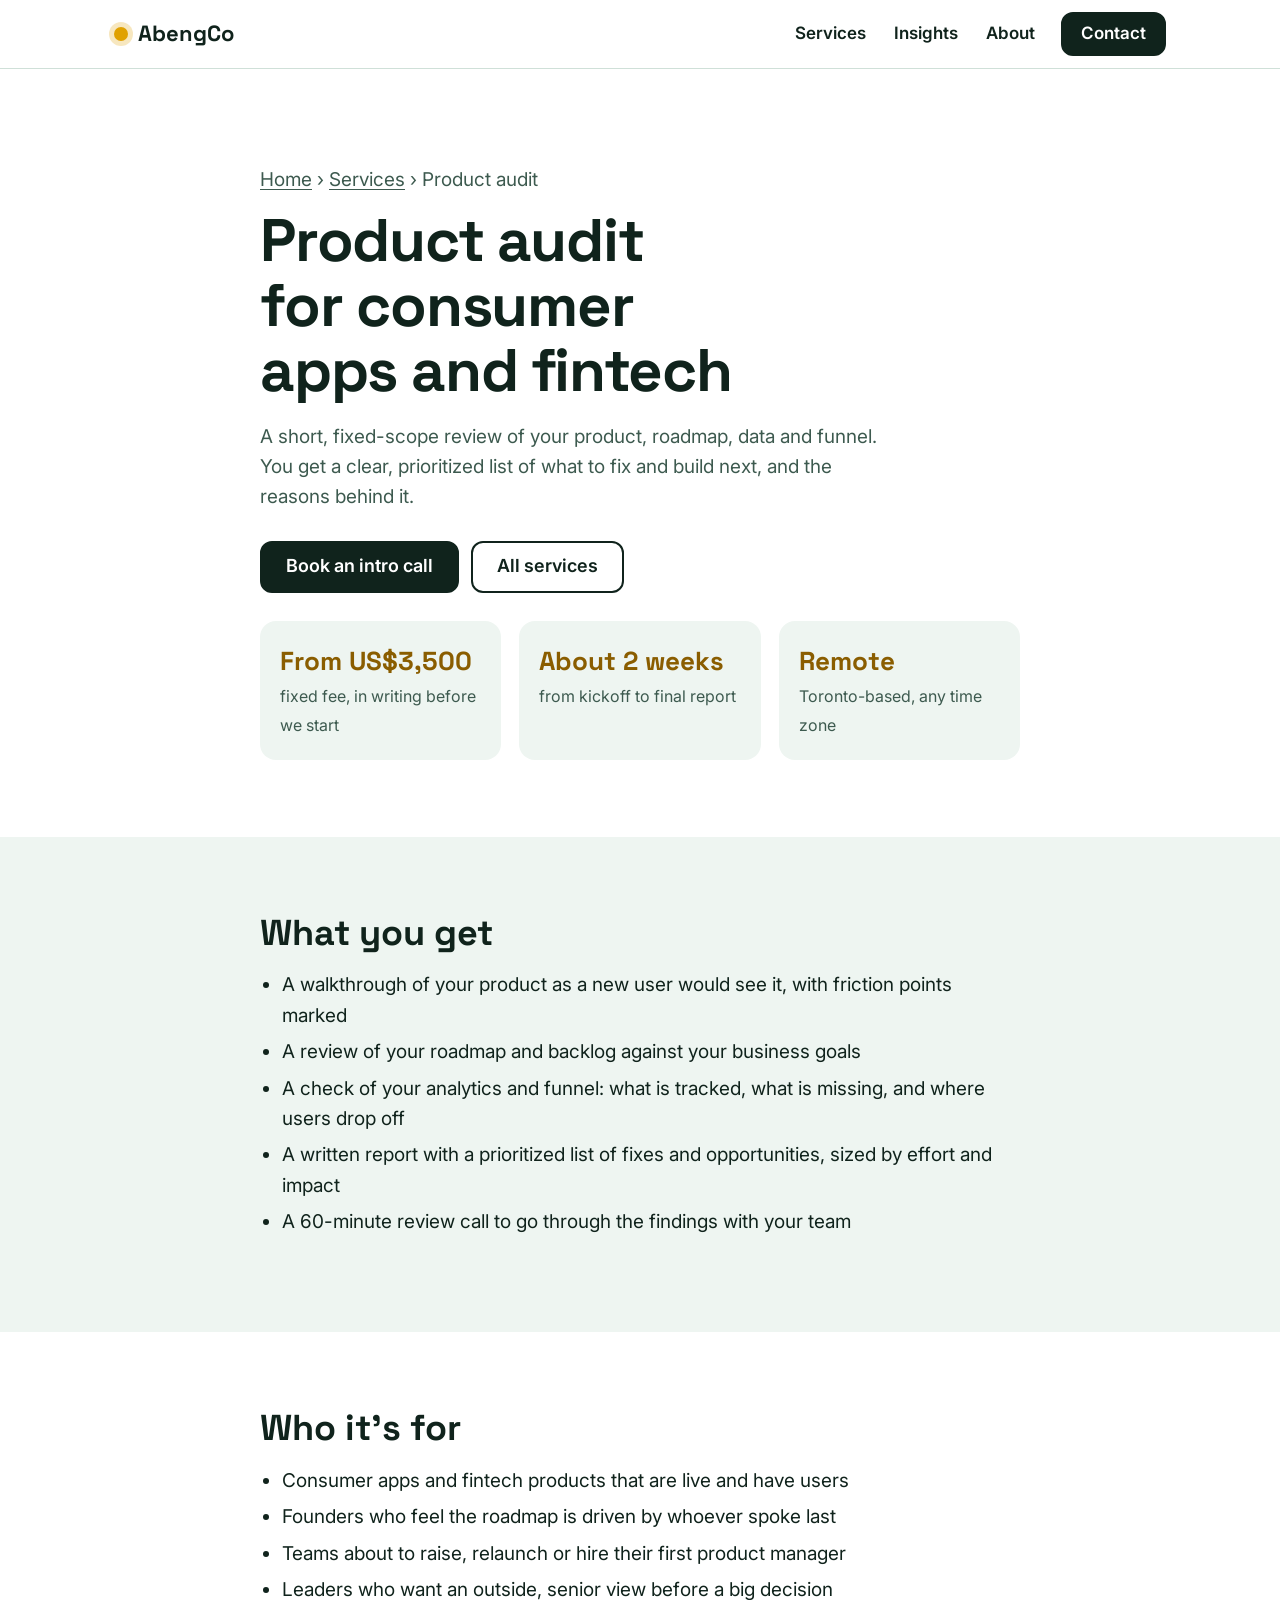
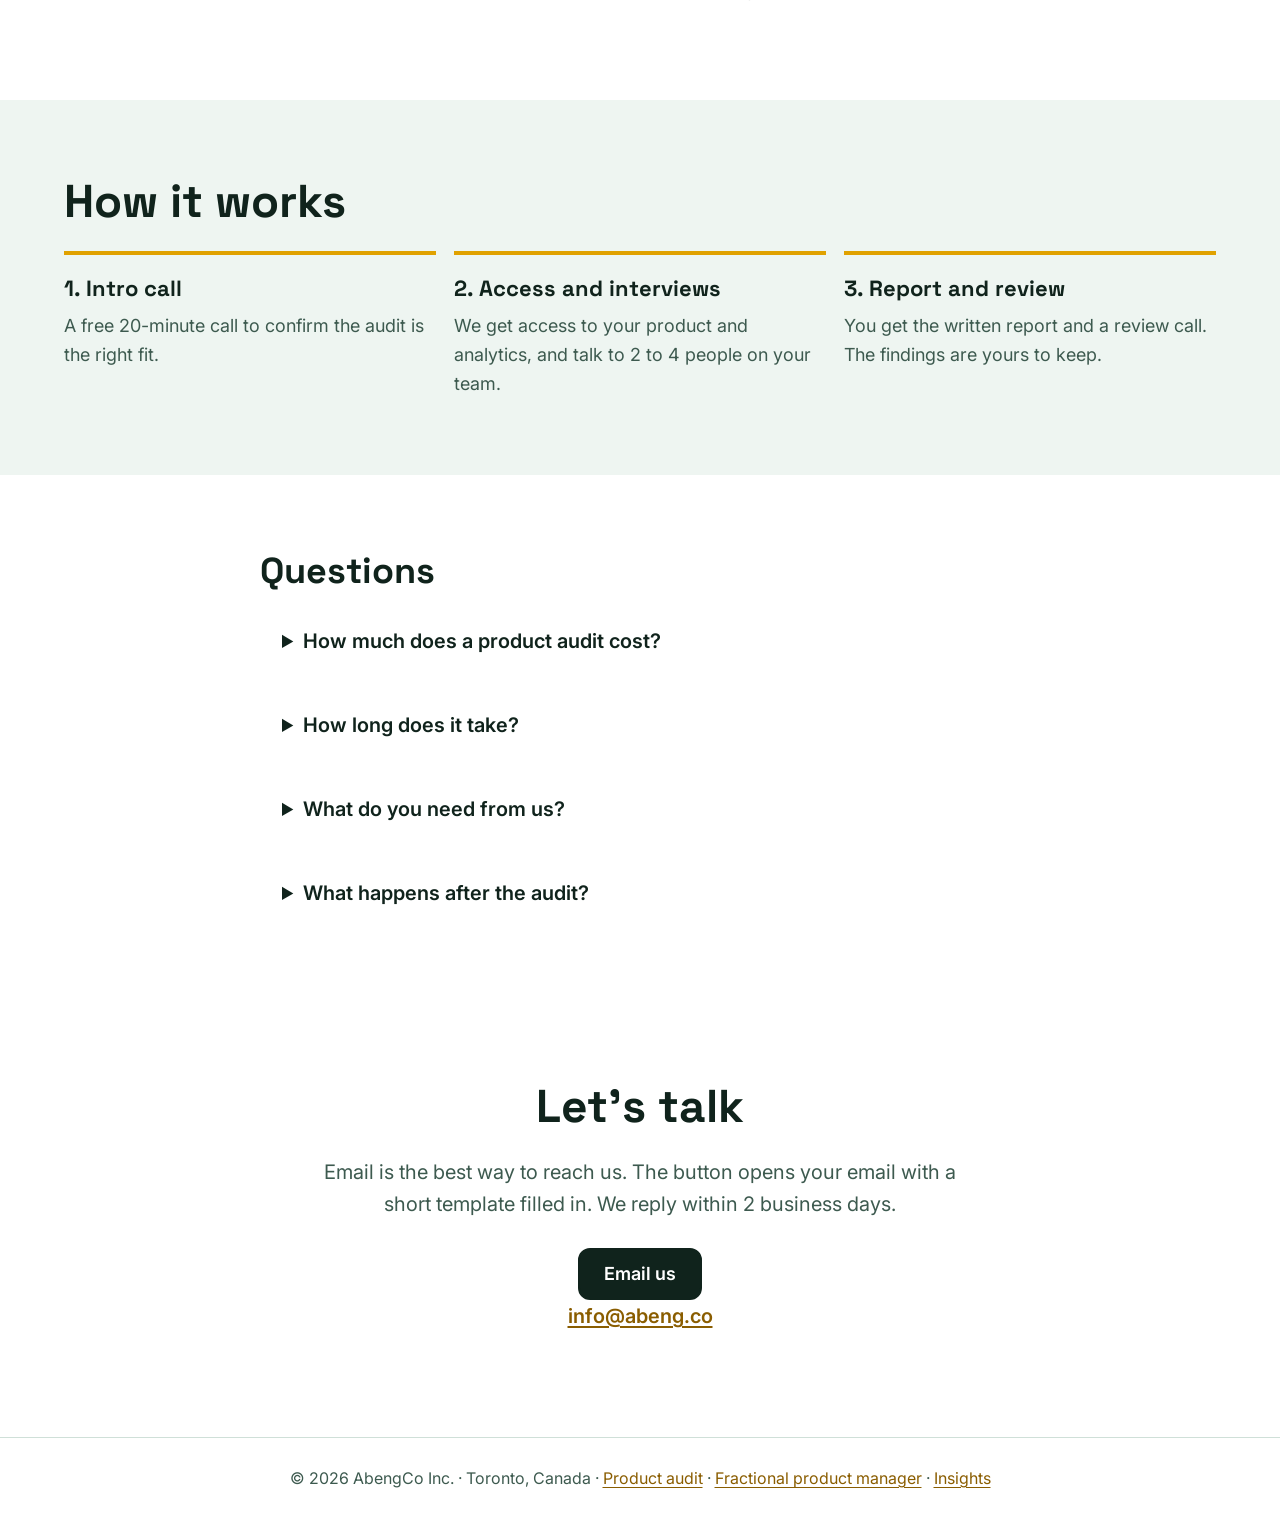
<file: services/product-audit/index.html>
<!DOCTYPE html>
<html lang="en">
<head>
<meta charset="utf-8">
<meta name="viewport" content="width=device-width, initial-scale=1">
<title>Product Audit for Consumer Apps &amp; Fintech | From US$3,500 | AbengCo</title>
<meta name="description" content="A fixed-scope product audit for consumer app and fintech teams: product, roadmap, data and funnel review, with a prioritized plan of what to fix and build next. From US$3,500, about 2 weeks. Remote, based in Toronto.">
<link rel="canonical" href="https://abeng.co/services/product-audit/">
<link rel="icon" href="/favicon.svg" type="image/svg+xml">
<meta property="og:type" content="website">
<meta property="og:url" content="https://abeng.co/services/product-audit/">
<meta property="og:title" content="Product Audit for Consumer Apps &amp; Fintech | From US$3,500 | AbengCo">
<meta property="og:description" content="A fixed-scope product audit for consumer app and fintech teams: product, roadmap, data and funnel review, with a prioritized plan of what to fix and build next. From US$3,500, about 2 weeks. Remote, based in Toronto.">
<link rel="preconnect" href="https://fonts.googleapis.com">
<link rel="preconnect" href="https://fonts.gstatic.com" crossorigin>
<link href="https://fonts.googleapis.com/css2?family=Inter:wght@400;600&family=Space+Grotesk:wght@500;700&display=swap" rel="stylesheet">
<link rel="stylesheet" href="/css/site.css">
<script type="application/ld+json">{"@context": "https://schema.org", "@type": "Service", "name": "Product audit", "serviceType": "Product audit", "url": "https://abeng.co/services/product-audit/", "description": "A fixed-scope product audit for consumer app and fintech teams: product, roadmap, data and funnel review, with a prioritized plan of what to fix and build next. From US$3,500, about 2 weeks. Remote, based in Toronto.", "provider": {"@type": "ProfessionalService", "name": "AbengCo Inc.", "url": "https://abeng.co/"}, "areaServed": ["Canada", "United States", "Worldwide"], "offers": {"@type": "Offer", "priceSpecification": {"@type": "PriceSpecification", "minPrice": 3500, "priceCurrency": "USD"}}}</script>
<script type="application/ld+json">{"@context": "https://schema.org", "@type": "BreadcrumbList", "itemListElement": [{"@type": "ListItem", "position": 1, "name": "Home", "item": "https://abeng.co/"}, {"@type": "ListItem", "position": 2, "name": "Services", "item": "https://abeng.co/#services"}, {"@type": "ListItem", "position": 3, "name": "Product audit", "item": "https://abeng.co/services/product-audit/"}]}</script>
<script type="application/ld+json">{"@context": "https://schema.org", "@type": "FAQPage", "mainEntity": [{"@type": "Question", "name": "How much does a product audit cost?", "acceptedAnswer": {"@type": "Answer", "text": "From US$3,500 as a fixed fee. Larger products or extra interviews may cost more, and you get the price in writing before anything starts. Canadian clients can be invoiced in Canadian dollars."}}, {"@type": "Question", "name": "How long does it take?", "acceptedAnswer": {"@type": "Answer", "text": "About 2 weeks from kickoff, depending on how quickly we get access to your product and team."}}, {"@type": "Question", "name": "What do you need from us?", "acceptedAnswer": {"@type": "Answer", "text": "Access to the product and your analytics tool, your current roadmap, and an hour or two with a few people on your team."}}, {"@type": "Question", "name": "What happens after the audit?", "acceptedAnswer": {"@type": "Answer", "text": "Many teams act on the report themselves. If you want help with delivery, we can continue as a fractional product lead."}}]}</script>
</head>
<body>
<nav aria-label="Main">
  <div class="wrap">
    <a class="brand" href="/"><i aria-hidden="true"></i>AbengCo</a>
    <span class="links">
      <a class="l" href="/#services">Services</a>
      <a class="l" href="/insights/">Insights</a>
      <a class="l" href="/#about">About</a>
    </span>
    <a href="#contact" class="btn main" style="min-height:44px;padding:0 18px;font-size:17px">Contact</a>
  </div>
</nav>
<header class="band page">
  <div class="wrap prose">
    <p class="crumb"><a href="/">Home</a> › <a href="/#services">Services</a> › Product audit</p>
    <h1>Product audit for consumer apps and fintech</h1>
    <p class="lead">A short, fixed-scope review of your product, roadmap, data and funnel. You get a clear, prioritized list of what to fix and build next, and the reasons behind it.</p>
    <div class="btns"><a class="btn main" href="#contact">Book an intro call</a><a class="btn" href="/#services">All services</a></div>
    <div class="facts"><div><b>From US$3,500</b><span>fixed fee, in writing before we start</span></div><div><b>About 2 weeks</b><span>from kickoff to final report</span></div><div><b>Remote</b><span>Toronto-based, any time zone</span></div></div>
  </div>
</header>
<section class="band alt"><div class="wrap prose"><h2 style="margin-top:0">What you get</h2><ul><li>A walkthrough of your product as a new user would see it, with friction points marked</li><li>A review of your roadmap and backlog against your business goals</li><li>A check of your analytics and funnel: what is tracked, what is missing, and where users drop off</li><li>A written report with a prioritized list of fixes and opportunities, sized by effort and impact</li><li>A 60-minute review call to go through the findings with your team</li></ul></div></section>
<section class="band"><div class="wrap prose"><h2 style="margin-top:0">Who it's for</h2><ul><li>Consumer apps and fintech products that are live and have users</li><li>Founders who feel the roadmap is driven by whoever spoke last</li><li>Teams about to raise, relaunch or hire their first product manager</li><li>Leaders who want an outside, senior view before a big decision</li></ul></div></section>
<section class="band alt"><div class="wrap"><h2>How it works</h2><ol class="steps"><li><b>1. Intro call</b><span>A free 20-minute call to confirm the audit is the right fit.</span></li><li><b>2. Access and interviews</b><span>We get access to your product and analytics, and talk to 2 to 4 people on your team.</span></li><li><b>3. Report and review</b><span>You get the written report and a review call. The findings are yours to keep.</span></li></ol></div></section>
<section class="band"><div class="wrap prose"><h2 style="margin-top:0">Questions</h2><div class="faq"><details><summary>How much does a product audit cost?</summary><p>From US$3,500 as a fixed fee. Larger products or extra interviews may cost more, and you get the price in writing before anything starts. Canadian clients can be invoiced in Canadian dollars.</p></details><details><summary>How long does it take?</summary><p>About 2 weeks from kickoff, depending on how quickly we get access to your product and team.</p></details><details><summary>What do you need from us?</summary><p>Access to the product and your analytics tool, your current roadmap, and an hour or two with a few people on your team.</p></details><details><summary>What happens after the audit?</summary><p>Many teams act on the report themselves. If you want help with delivery, we can continue as a fractional product lead.</p></details></div></div></section>
<section class="band contact" id="contact">
  <div class="wrap">
    <h2>Let's talk</h2>
    <p>Email is the best way to reach us. The button opens your email with a short template filled in. We reply within 2 business days.</p>
    <div class="btns"><a class="btn main" id="mailbtn" data-topic="Product audit" href="#contact">Email us</a></div>
    <p class="mail"><a id="mailtext" href="#contact"></a></p>
  </div>
</section>
<footer>© <span id="yr">2026</span> AbengCo Inc. · Toronto, Canada · <a href="/services/product-audit/">Product audit</a> · <a href="/services/fractional-product-manager/">Fractional product manager</a> · <a href="/insights/">Insights</a></footer>
<script src="/js/contact.js"></script>
</body>
</html>
</file>
<file: css/site.css>
/*
VOICE: calm, senior, plain; a small consultancy that gets things shipped.
IDEA: the abeng horn sends a signal across distance; the company turns noise into a clear signal for product teams.
PICTURE: concentric signal waves radiating from a gold source point, with three labelled offers riding the waves.
COLOUR and TYPE: white ground, deep forest-green ink, one warm gold accent; Space Grotesk titles, Inter body, large sizes.
LAYOUT: hero with signal picture; offers; how we work; experience; contact.
*/
:root{color-scheme:light dark;
--bg:light-dark(#ffffff,#0d1f18);--alt:light-dark(#eef5f1,#132a21);--ink:light-dark(#10231c,#e8f2ed);
--soft:light-dark(#3d5a4f,#a7c2b6);--line:light-dark(#cfe0d8,#24453a);--gold:#e0a100;--goldink:light-dark(#8a5d00,#f2c14e)}
:root[data-theme=light]{color-scheme:light}:root[data-theme=dark]{color-scheme:dark}
*{box-sizing:border-box;min-width:0}
html{scroll-padding-top:80px;scroll-behavior:smooth}
@media(prefers-reduced-motion:reduce){html{scroll-behavior:auto}}
body{margin:0;background:var(--bg);color:var(--ink);font:18px/1.6 Inter,system-ui,sans-serif;overflow-x:clip}
h1,h2,h3{font-family:"Space Grotesk",Inter,sans-serif;font-weight:700;line-height:1.08;text-wrap:balance;margin:0}
h2{font-size:clamp(32px,4.2vw,46px);margin-bottom:24px}
h3{font-size:22px;font-weight:500}
a{color:var(--goldink);text-underline-offset:3px}
a:focus-visible{outline:3px solid var(--gold);outline-offset:3px;border-radius:6px}
.wrap{max-width:1180px;margin:0 auto}
.band{padding:clamp(40px,6vw,88px) max(5vw,18px)}
.alt{background:var(--alt)}
nav{position:sticky;top:0;z-index:5;background:var(--bg);border-bottom:1px solid var(--line)}
nav .wrap{display:flex;align-items:center;gap:8px 24px;flex-wrap:wrap;padding:12px max(5vw,18px)}
.brand{font-family:"Space Grotesk",sans-serif;font-weight:700;font-size:22px;margin-right:auto;color:var(--ink);text-decoration:none;display:flex;align-items:center;gap:10px}
.brand i{width:14px;height:14px;border-radius:50%;background:var(--gold);box-shadow:0 0 0 5px color-mix(in srgb,var(--gold) 25%,transparent)}
nav a.l{color:var(--ink);text-decoration:none;font-weight:600;font-size:17px;padding:8px 2px}
nav a.l:hover{color:var(--goldink)}
.links{display:contents}
.btn{display:inline-flex;align-items:center;min-height:52px;padding:0 24px;border-radius:12px;font-weight:600;font-size:18px;text-decoration:none;border:2px solid var(--ink);color:var(--ink)}
.btn.main{background:var(--ink);color:var(--bg)}

.btns{display:flex;flex-wrap:wrap;gap:12px}
.hero{display:grid;grid-template-columns:minmax(0,1.05fr) minmax(0,1fr);gap:clamp(24px,4vw,56px);align-items:center}
.hero h1{font-size:clamp(42px,6vw,72px);letter-spacing:-.02em}
.lead{font-size:20px;color:var(--soft);max-width:34em;margin:18px 0 28px}
.tag{display:inline-block;font-weight:600;font-size:16px;color:var(--goldink);margin-bottom:14px}
.fig{position:relative;aspect-ratio:1}
.fig svg{position:absolute;inset:0;width:100%;height:100%}
.grid3{display:grid;grid-template-columns:repeat(3,minmax(0,1fr));gap:18px}
.grid4{display:grid;grid-template-columns:repeat(4,minmax(0,1fr));gap:18px}
@media(max-width:1100px){.grid4{grid-template-columns:repeat(2,minmax(0,1fr))}}
@media(max-width:640px){.grid4{grid-template-columns:minmax(0,1fr)}}
.box{background:var(--bg);border:1px solid var(--line);border-radius:16px;padding:26px}
.alt .box{border-color:transparent}
.box h3{margin-bottom:8px}
.box p{margin:0;color:var(--soft)}
.box .for{margin-top:14px;font-weight:600;color:var(--ink);font-size:16px}
.steps{display:grid;grid-template-columns:repeat(3,minmax(0,1fr));gap:18px;counter-reset:s;list-style:none;padding:0;margin:0}
.steps li{border-top:4px solid var(--gold);padding-top:16px}
.steps b{display:block;font-family:"Space Grotesk",sans-serif;font-size:22px;margin-bottom:6px}
.steps span{color:var(--soft)}
.lead2{display:grid;grid-template-columns:200px minmax(0,1fr);gap:32px;align-items:center}
.lead2 img{width:200px;height:200px;border-radius:50%;object-fit:cover;border:6px solid var(--alt)}
.lead2 p{margin:0 0 14px}
.chips{display:flex;flex-wrap:wrap;gap:10px;list-style:none;padding:0;margin:18px 0 0}
.chips li{border:2px solid var(--line);border-radius:99px;padding:6px 16px;font-weight:600;font-size:17px}
.contact{text-align:center}
.contact p{font-size:20px;color:var(--soft);max-width:32em;margin:0 auto 28px}
.contact .btns{justify-content:center}
.mail{font-size:24px;font-weight:600;margin-top:22px}
.faq{display:grid;gap:12px;max-width:860px}
.faq details{background:var(--bg);border-radius:14px;padding:4px 22px}
.faq summary{cursor:pointer;font-weight:600;font-size:20px;padding:16px 0;list-style-position:inside}
.faq p{margin:0 0 18px;color:var(--soft)}
blockquote{margin:0}
.grid2q{display:grid;grid-template-columns:repeat(2,minmax(0,1fr));gap:18px;max-width:980px}
@media(max-width:800px){.grid2q{grid-template-columns:minmax(0,1fr)}}
.quote{display:flex;flex-direction:column;justify-content:space-between;gap:18px;border-top:4px solid var(--gold)}
.quote .q{color:var(--ink);font-size:19px;margin:0}
.quote .who{margin:0;display:grid;gap:2px;font-size:16px;color:var(--soft)}
.quote .who b{color:var(--ink);font-size:18px}
.quote .ctx{font-size:15px}
.cwrap{display:grid;grid-template-columns:minmax(0,1fr) minmax(0,1fr);gap:clamp(24px,4vw,56px);align-items:start}
.ef{display:grid;gap:8px;background:var(--alt);border-radius:16px;padding:26px}
.ef label{font-weight:600;font-size:17px;margin-top:8px}
.ef input,.ef select,.ef textarea{font:inherit;font-size:18px;color:var(--ink);background:var(--bg);border:2px solid var(--line);border-radius:10px;padding:12px 14px;min-height:52px}
.ef input:focus,.ef select:focus,.ef textarea:focus{outline:3px solid var(--gold);outline-offset:1px}
.ef .btns{margin-top:14px}
button.btn{cursor:pointer;font-family:inherit;background:transparent}
button.btn.main{background:var(--ink)}
.note{color:var(--soft);font-size:17px}
.contact .note{font-size:17px;margin-top:6px}
.err{color:#b3261e;font-weight:600;margin:4px 0 0}
@media(max-width:800px){.cwrap{grid-template-columns:minmax(0,1fr)}}
/* hover + focus feedback */
a,.btn{transition:color .15s,background-color .15s,border-color .15s,box-shadow .15s,transform .15s}
a:hover{text-decoration-thickness:3px}
.btn:hover{transform:translateY(-2px);box-shadow:0 6px 16px rgb(0 0 0 / .18);text-decoration:none}
.btn.main:hover{background:#7a5200;border-color:#7a5200;color:#fff}
.btn:not(.main):hover{border-color:#b07d00;color:var(--goldink)}
nav a:not(.btn):hover{text-decoration:underline;text-decoration-thickness:3px;text-underline-offset:6px;text-decoration-color:#b07d00}
@media(prefers-reduced-motion:reduce){a,.btn{transition:none}.btn:hover{transform:none}}
@media(max-width:600px){.fig{display:none}.hero{gap:0}}
footer{padding:28px max(5vw,18px);text-align:center;color:var(--soft);font-size:16px;border-top:1px solid var(--line)}
@media(max-width:900px){.grid3,.steps{grid-template-columns:minmax(0,1fr)}}
@media(max-width:700px){.hero{grid-template-columns:minmax(0,1fr)}.lead2{grid-template-columns:minmax(0,1fr)}.links{display:none}}

/* subpages */
.crumb{font-size:16px;color:var(--soft);margin-bottom:14px}
.crumb a{color:var(--soft)}
.page h1{font-size:clamp(38px,5.4vw,60px);letter-spacing:-.02em}
.prose{max-width:760px}
.prose p,.prose li{font-size:19px}
.prose h2{font-size:clamp(28px,3.4vw,36px);margin:40px 0 14px}
.prose h3{margin:26px 0 8px}
.prose ul{padding-left:1.2em}
.prose li{margin:6px 0}
.facts{display:grid;grid-template-columns:repeat(3,minmax(0,1fr));gap:18px;margin:28px 0 0}
.facts div{background:var(--alt);border-radius:16px;padding:20px}
.facts b{display:block;font-family:"Space Grotesk",sans-serif;font-size:26px;color:var(--goldink)}
.facts span{color:var(--soft);font-size:16px}
@media(max-width:700px){.facts{grid-template-columns:minmax(0,1fr)}}
.price{display:inline-block;margin-top:14px;font-weight:700;font-size:19px;color:var(--goldink)}
.box a.more{display:inline-block;margin-top:12px;font-weight:600}
.case{border-top:4px solid var(--gold)}
.case .res{display:block;font-family:"Space Grotesk",sans-serif;font-size:34px;color:var(--goldink);margin:10px 0 4px;line-height:1.1}
.case h4{margin:16px 0 4px;font-size:16px;text-transform:uppercase;letter-spacing:.04em;color:var(--soft)}
.case p{margin:0}
.fit{display:grid;grid-template-columns:repeat(2,minmax(0,1fr));gap:18px}
.fit ul{margin:0;padding-left:1.2em;color:var(--soft)}
.fit li{margin:6px 0}
@media(max-width:800px){.fit{grid-template-columns:minmax(0,1fr)}}
.meta{color:var(--soft);font-size:16px;margin:10px 0 0}
</file>
